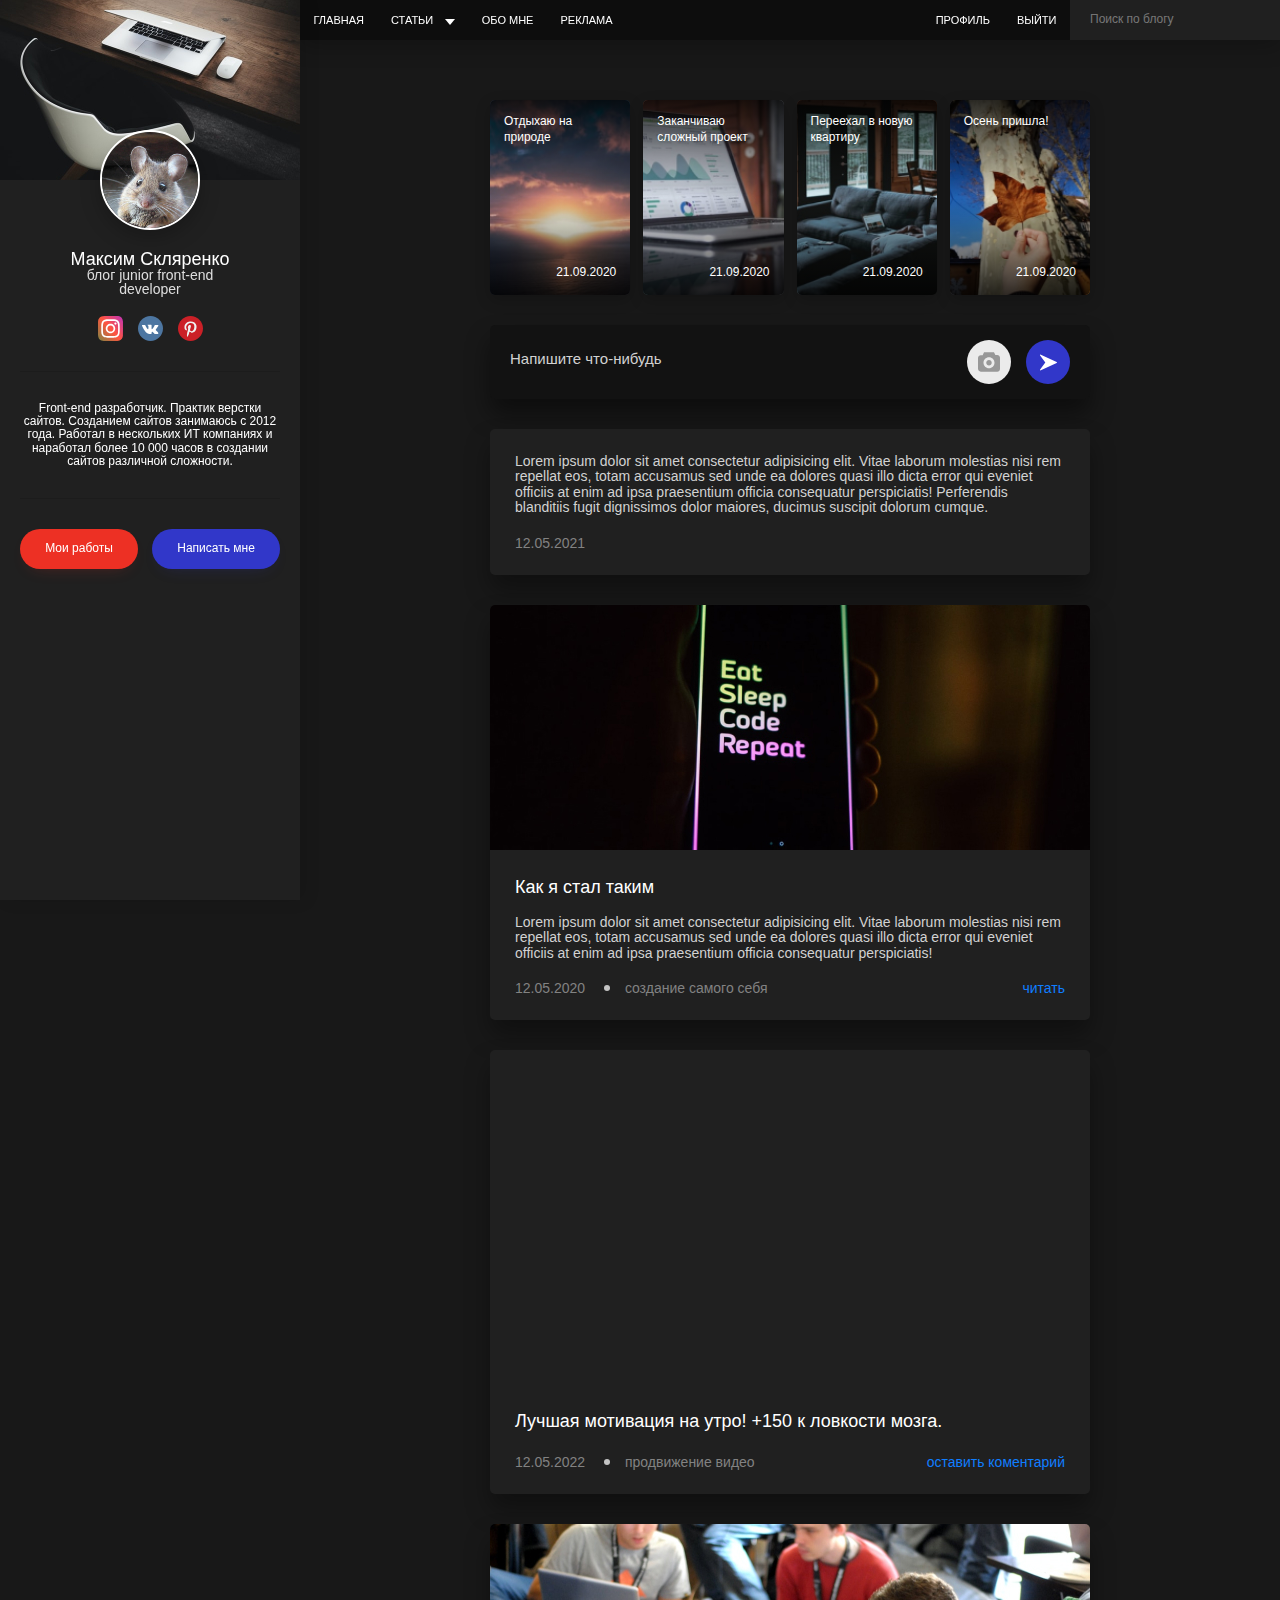
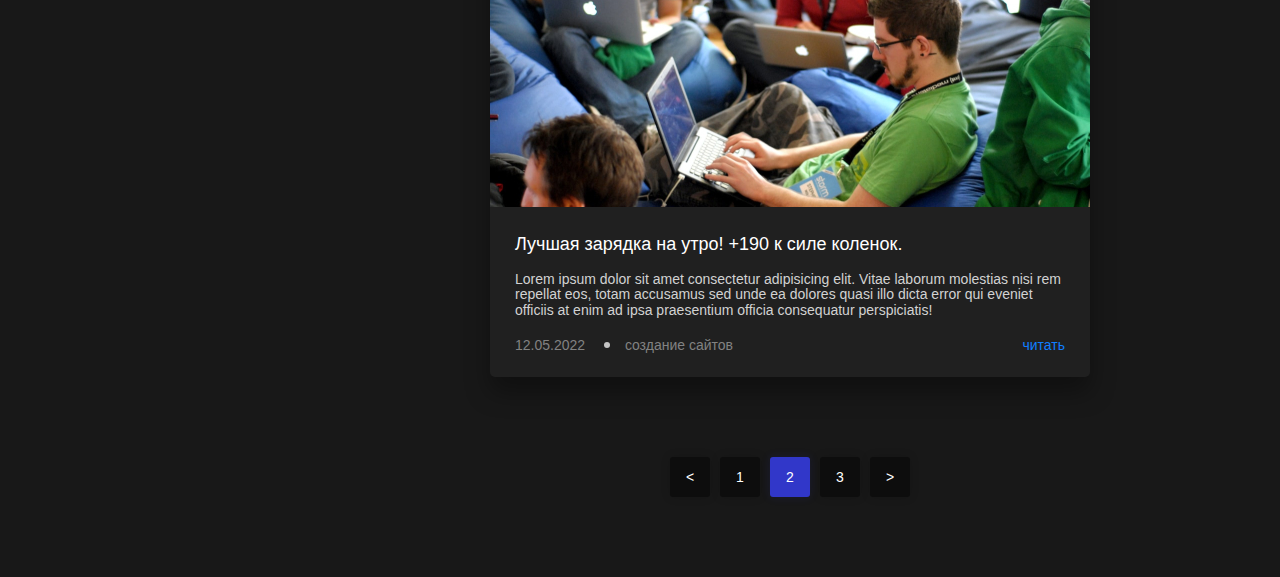
<file: index.html>
<!DOCTYPE html>
<html lang="ru">
<head>
    <meta charset="UTF-8">
    <link rel="stylesheet" href="assets/css/style.min.css">
    
    <!-- Useful meta tags -->
    <meta http-equiv="x-ua-compatible" content="ie=edge">
    <meta name="viewport" content="width=device-width, initial-scale=1, shrink-to-fit=no">
    <meta name="robots" content="index, follow">
    <meta name="google" content="notranslate">
    <meta name="format-detection" content="telephone=no">
    <meta name="description" content="Personal blog">
    <!-- Fav -->
    <link rel="apple-touch-icon" sizes="180x180" href="assets/images/favicons/apple-touch-icon.png">
    <link rel="icon" type="image/png" sizes="32x32" href="assets/images/favicons/favicon-32x32.png">
    <link rel="icon" type="image/png" sizes="16x16" href="assets/images/favicons/favicon-16x16.png">
    <link rel="manifest" href="assets/images/favicons/site.webmanifest">
    <meta name="msapplication-TileColor" content="#da532c">
    <meta name="theme-color" content="#ffffff">
    <!-- OG-marks -->
    <meta property="og:title" content="Personal blog"/>
    <meta property="og:type" content="article"/>
    <meta property="og:url" content="http://g93015hu.beget.tech/"/>
    <meta property="og:image" content="https://media.npr.org/assets/img/2021/04/15/rubymedina_custom-9c9bdfe709b5d4e47d21c86fdafdd2a45d166d79.jpeg"/>
    <meta property="og:description" content="Personal blog"/>
    <meta property="og:site_name" content="Personal blog"/>
    
    <title>Personal blog</title>
</head>
<body >

    <div class="page" id="page">
        <!-- Header -->
        <header class="header">
            <div class="header__left">
                <nav class="nav">
                    <ul class="nav__list">
                        <li class="nav__item">
                            <a class="nav__link" href="index.html">Главная</a>
                        </li>
                        <li class="nav__item">
                            <a class="nav__link  has-subnav" href="#">Статьи</a>
        
                            <ul class="subnav">
                                <li>
                                    <a class="subnav__link" href="#">Создание сайтов</a>
                                </li>
                                <li>
                                    <a class="subnav__link" href="#">Интернет-маркетинг</a>
                                </li>
                                <li>
                                    <a class="subnav__link" href="#">Продвижение видео</a>
                                </li>
                            </ul>
                        </li>
                        <li class="nav__item">
                            <a class="nav__link" href="post.html">Обо мне</a>
                        </li>
                        <li class="nav__item">
                            <a class="nav__link" href="text.html">Реклама</a>
                        </li>
                    </ul>
                </nav>
        
                <button class="burger active" type="button" id="sidebarToggle">
                    <span>Открыть навигацию</span>
                </button>
            </div>
        
            <div class="header__right">
                <nav class="nav">
                    <ul class="nav__list">
                        <li class="nav__item">
                            <a class="nav__link" href="profile.html">Профиль</a>
                        </li>
                        <li class="nav__item">
                            <a class="nav__link" href="signin.html">Выйти</a>
                        </li>
                    </ul>
                </nav>
        
                <form class="search" action="search.html" method="get">
                    <input class="search__input" type="text" placeholder="Поиск по блогу">
                </form>
            </div>
        </header>

        <!-- Sidebar -->
        <aside class="sidebar" id="sidebar">
            <div class="sidebar__header">
                <img src="assets/images/sidebar-header.jpg" alt="">
            </div>
            <div class="sidebar__content">
                <div class="profile">
                    <img class="profile__avatar" src="assets/images/prof-img.jpg" alt="Profile">
                    <div class="profile__header">
                        <div class="profile__name">Максим Скляренко</div>
                        <div class="profile__prof">блог junior front-end <br> developer</div>
                    </div>
                    <ul class="social">
                        <li class="social__item">
                            <a class="social__link" href="#" target="_blank">
                                <img src="assets/images/svg/instagram.svg" alt="Максим Скляренко instagram">
                            </a>
                        </li>
                        <li class="social__item">
                            <a class="social__link" href="#" target="_blank">
                                <img src="assets/images/svg/vk.svg" alt="Максим Скляренко vk">
                            </a>
                        </li>
                        <li class="social__item">
                            <a class="social__link" href="#" target="_blank">
                                <img src="assets/images/svg/pinterest.svg" alt="Максим Скляренко pinterest">
                            </a>
                        </li>
                    </ul>
                    <div class="profile__text">
                        <p>Front-end разработчик. Практик верстки сайтов. Созданием сайтов занимаюсь с 2012 года. Работал в нескольких ИТ компаниях и наработал более 10 000 часов в создании сайтов различной сложности.</p>
                    </div>
                </div><!-- /.profile -->
                <nav class="nav nav--mobile">
                    <ul class="nav__list">
                        <li class="nav__item">
                            <a class="nav__link" href="index.html">Главная</a>
                        </li>
                        <li class="nav__item">
                            <a class="nav__link  has-subnav" href="#">Статьи</a>
                            <ul class="subnav">
                                <li>
                                    <a class="subnav__link" href="#">Создание сайтов</a>
                                </li>
                                <li>
                                    <a class="subnav__link" href="#">Интернет-маркетинг</a>
                                </li>
                                <li>
                                    <a class="subnav__link" href="#">Продвижение видео</a>
                                </li>
                            </ul>
                        </li>
                        <li class="nav__item">
                            <a class="nav__link" href="text.html">Обо мне</a>
                        </li>
                        <li class="nav__item">
                            <a class="nav__link" href="works.html">Реклама</a>
                        </li>
                        <li class="nav__item">
                            <a class="nav__link" href="profile.html">Профиль</a>
                        </li>
                        <li class="nav__item">
                            <a class="nav__link" href="text.html">Выйти</a>
                        </li>
                    </ul>
                </nav>
            </div><!-- /.sidebar__content -->
            <div class="sidebar__footer">
                <a class="btn  btn--red" href="works.html">Мои работы</a>
                <button class="btn  btn--blue" type="button" data-modal="contact-modal">Написать мне</button>
            </div>
        </aside>

        <!-- Main -->
        <main class="main">
            <div class="container">
                
                <!-- Stories -->
                <div class="stories">
                    <div class="stories__item" data-modal="store-modal">
                        <img class="stories__preview" src="assets/images/stories/stories-1.jpg" alt="stories">
                        <div class="stories__title">Отдыхаю на природе</div>
                        <time class="stories__date" datetime="2020-09-21 19:21">21.09.2020</time>
                    </div>
                    <div class="stories__item">
                        <img class="stories__preview" src="assets/images/stories/stories-2.jpg" alt="stories">
                        <div class="stories__title">Заканчиваю сложный проект</div>
                        <time class="stories__date" datetime="2020-09-21 19:21">21.09.2020</time>
                    </div>
                    <div class="stories__item">
                        <img class="stories__preview" src="assets/images/stories/stories-3.jpg" alt="stories">
                        <div class="stories__title">Переехал в новую квартиру</div>
                        <time class="stories__date" datetime="2020-09-21 19:21">21.09.2020</time>
                    </div>
                    <div class="stories__item">
                        <img class="stories__preview" src="assets/images/stories/stories-4.jpg" alt="stories">
                        <div class="stories__title">Осень пришла!</div>
                        <time class="stories__date" datetime="2020-09-21 19:21">21.09.2020</time>
                    </div>
                </div><!-- /.stories -->
                <!-- Add post -->
                <div class="add-post">
                    <form class="add-post__form" action="#" method="post">
                        <textarea class="add-post__textarea" name="post-text" placeholder="Напишите что-нибудь" data-autoresize></textarea>
                        <div class="add-post__form-actions">
                            <label class="add-post__file" for="add-post-file">
                                <input type="file" id="add-post-file">
                            </label>
                            <button class="add-post__send" type="submit">Отправить</button>
                        </div>
                    </form>
                </div>
                <div class="post">
                    <div class="post__content">
                        <p class="post__description">Lorem ipsum dolor sit amet consectetur adipisicing elit. Vitae laborum molestias nisi rem repellat eos, totam accusamus sed unde ea dolores quasi illo dicta error qui eveniet officiis at enim ad ipsa praesentium officia consequatur perspiciatis! Perferendis blanditiis fugit dignissimos dolor maiores, ducimus suscipit dolorum cumque.</p>
                    </div>
                    <div class="post___footer">
                        <ul class="post__data">
                            <li class="post__data-item">
                                <time datetime ="2021-05-12 16:33">12.05.2021</time>
                            </li>
                        </ul>
                    </div>
                </div>
                <!-- /.post -->
                <article class="post">
                    <div class="post__header post__header--preview">
                        <a href="#">
                            <img class="post__preview" src="assets/images/post-header.jpg" alt="Как я стал таким?">
                        </a>
                    </div>
                    <div class="post__content">
                        <h2 class="post__title">
                            <a href="post.html">Как я стал таким</a>
                        </h2>
                        <p class="post__description">Lorem ipsum dolor sit amet consectetur adipisicing elit. Vitae laborum molestias nisi rem repellat eos, totam accusamus sed unde ea dolores quasi illo dicta error qui eveniet officiis at enim ad ipsa praesentium officia consequatur perspiciatis!</p>
                    </div>
                    <div class="post__footer">
                        <ul class="post__data">
                            <li class="post__data-item">
                                <time datetime = "2018-05-12 16:33">12.05.2020</time>
                            </li>
                            <li class="post__data-item">
                                <a href="#">cоздание самого себя</a>
                            </li>
                        </ul>
                        <a class="post__read" href="#">читать</a>
                    </div>
                </article>
                <!-- /.post -->
                <article class="post">
                    <div class="post__header">
                        <div class="embed">
                            <iframe width="560" height="315" src="https://www.youtube.com/embed/JGeDAth1M6Y" title="YouTube video player" allow="accelerometer; autoplay; clipboard-write; encrypted-media; gyroscope; picture-in-picture" allowfullscreen></iframe>
                        </div>
                    </div>
                    <div class="post__content">
                        <h2 class="post__title">
                            <a href="post.html">Лучшая мотивация на утро! +150 к ловкости мозга.</a>
                        </h2>
                    </div>
                    <div class="post__footer">
                        <ul class="post__data">
                            <li class="post__data-item">
                                <time datetime = "2021-05-12 16:33">12.05.2022</time>
                            </li>
                            <li class="post__data-item">
                                <a href="#">продвижение видео</a>
                            </li>
                        </ul>
                        <a class="post__read" href="#">оставить коментарий</a>
                    </div>
                </article>
                <!-- /.post -->
                <article class="post">
                    <div class="post__header post__header--preview">
                        <a href="#">
                            <img class="post__preview" src="assets/images/post-3.jpg" alt="Как писать код быстро и безболезненно?">
                        </a>
                    </div>
                    <div class="post__content">
                        <h2 class="post__title">
                            <a href="post.html">Лучшая зарядка на утро! +190 к силе коленок.</a>
                        </h2>
                        <p class="post__description">Lorem ipsum dolor sit amet consectetur adipisicing elit. Vitae laborum molestias nisi rem repellat eos, totam accusamus sed unde ea dolores quasi illo dicta error qui eveniet officiis at enim ad ipsa praesentium officia consequatur perspiciatis!</p>
                    </div>
                    <div class="post__footer">
                        <ul class="post__data">
                            <li class="post__data-item">
                                <time datetime = "2021-05-12 16:33">12.05.2022</time>
                            </li>
                            <li class="post__data-item">
                                <a href="post.html">cоздание сайтов</a>
                            </li>
                        </ul>
                        <a class="post__read" href="post.html">читать</a>
                    </div>
                </article>
                <!-- /.post -->
                <!-- Pagination -->
                <ul class="pagination">
                    <li class="pagination__item">
                        <a class="pagination__link" href="#">&lt;</a>
                    </li>
                    <li class="pagination__item">
                        <a class="pagination__link" href="#">1</a>
                    </li>
                    <li class="pagination__item">
                        <a class="pagination__link active" href="#">2</a>
                    </li>
                    <li class="pagination__item">
                        <a class="pagination__link" href="#">3</a>
                    </li>
                    <li class="pagination__item">
                        <a class="pagination__link" href="#">&gt;</a>
                    </li>
                </ul>
                
            </div>
        </main>
    </div>

    <div class="modal" id="store-modal">
        <div class="modal__content modal__content--store">
            <video class="modal__video" src="" poster=""></video>
        </div>
    </div>    
    <div class="modal" id="contact-modal">
        <div class="modal__content modal__content--contact">
            <button class="modal__close" type="button">
                <img src="assets/images/svg/close.svg" alt="">
            </button>
            <form action="#" method="POST" class="form ">
                <div class="form__group form__group--md">
                    <input type="text" placeholder="Ваше имя" class="form__control">
                    <span class="form__line"></span>
                </div>
                <div class="form__group form__group--md">
                    <input type="email" placeholder="Ваш email"  class="form__control">
                    <span class="form__line"></span>
                </div>
    
                <div class="form__group form__group--md">
                    <textarea class="form__control form__control--textarea" placeholder="Текст сообщения"></textarea>
                </div>
    
                <div class="form__footer">
                    <div class="form__group form__group--md">
                        <button class="btn btn--blue btn--rounded btn--sm">Отправить</button>
                    </div>
                </div>
            </form>
            <ul class="modal__footer">
               <li>
                   e-mail: <a href="mailto:tokyoghoul@Anteiko.ban">tokyoghoul@Anteiko.ban</a>
               </li>
               <li>
                   тел:<a href="tel:+38023285622">+380-232-856-22</a>
               </li>
            </ul>
        </div><!-- /.modal__content -->
    </div><!-- /.modal -->
    <div class="modal">
        <div class="modal__content  ">
            <button class="modal__close" type="button">
                <img src="/assets/images/svg/close.svg" alt="">
            </button> 
    
            <ul class="social">
                <li class="social__item">
                    <a class="social__link" href="#">
                        <img src="assets/images/svg/facebook.svg" alt="">
                    </a>
                </li>
    
                <li class="social__item">
                    <a class="social__link" href="#">
                        <img src="assets/images/svg/twitter.svg" alt="">
                    </a>
                </li>
                
                <li class="social__item">
                    <a class="social__link" href="#">
                        <img src="assets/images/svg/Vk1.svg" alt="">
                    </a>
                </li>
    
                <li class="social__item">
                    <a class="social__link" href="#">
                        <img src="assets/images/svg/file.svg" alt="">
                    </a>
                </li>
            </ul>
    
        </div><!-- /.modal__content -->
    </div><!-- /.modal -->


    <!-- JS -->
    <script src="assets/js/app.js"></script>
</body>
</html>
</file>
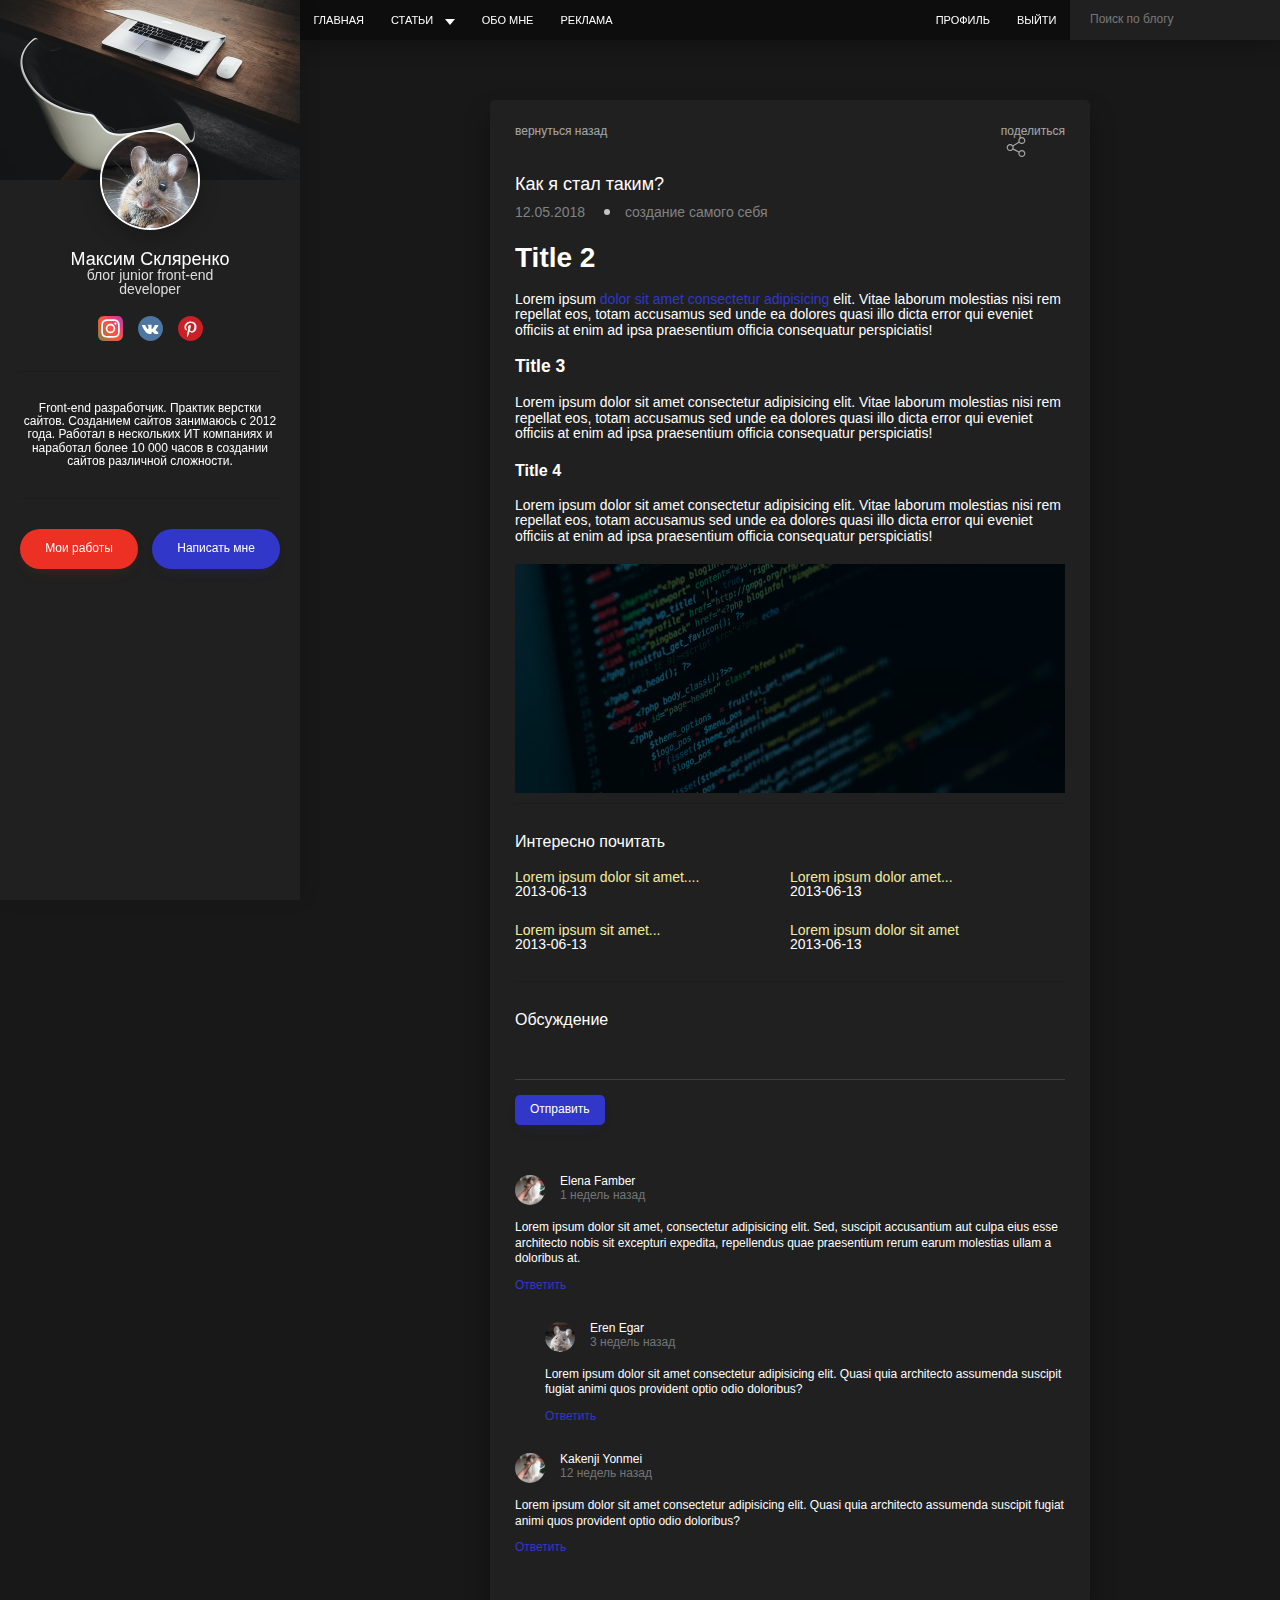
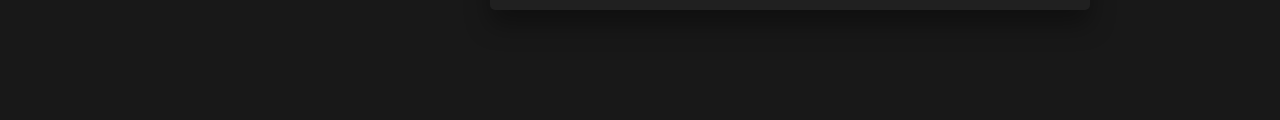
<file: post.html>
<!DOCTYPE html>
<html lang="ru">
<head>
    <meta charset="UTF-8">
    <link rel="stylesheet" href="assets/css/style.min.css">
    
    <!-- Useful meta tags -->
    <meta http-equiv="x-ua-compatible" content="ie=edge">
    <meta name="viewport" content="width=device-width, initial-scale=1, shrink-to-fit=no">
    <meta name="robots" content="index, follow">
    <meta name="google" content="notranslate">
    <meta name="format-detection" content="telephone=no">
    <meta name="description" content="Personal blog">
    <!-- Fav -->
    <link rel="apple-touch-icon" sizes="180x180" href="assets/images/favicons/apple-touch-icon.png">
    <link rel="icon" type="image/png" sizes="32x32" href="assets/images/favicons/favicon-32x32.png">
    <link rel="icon" type="image/png" sizes="16x16" href="assets/images/favicons/favicon-16x16.png">
    <link rel="manifest" href="assets/images/favicons/site.webmanifest">
    <meta name="msapplication-TileColor" content="#da532c">
    <meta name="theme-color" content="#ffffff">
    <!-- OG-marks -->
    <meta property="og:title" content="Personal blog"/>
    <meta property="og:type" content="article"/>
    <meta property="og:url" content="http://g93015hu.beget.tech/"/>
    <meta property="og:image" content="https://media.npr.org/assets/img/2021/04/15/rubymedina_custom-9c9bdfe709b5d4e47d21c86fdafdd2a45d166d79.jpeg"/>
    <meta property="og:description" content="Personal blog"/>
    <meta property="og:site_name" content="Personal blog"/>
    
    <title>Personal blog</title>
</head>
<body >

    <div class="page" id="page">
        <!-- Header -->
        <header class="header">
            <div class="header__left">
                <nav class="nav">
                    <ul class="nav__list">
                        <li class="nav__item">
                            <a class="nav__link" href="index.html">Главная</a>
                        </li>
                        <li class="nav__item">
                            <a class="nav__link  has-subnav" href="#">Статьи</a>
        
                            <ul class="subnav">
                                <li>
                                    <a class="subnav__link" href="#">Создание сайтов</a>
                                </li>
                                <li>
                                    <a class="subnav__link" href="#">Интернет-маркетинг</a>
                                </li>
                                <li>
                                    <a class="subnav__link" href="#">Продвижение видео</a>
                                </li>
                            </ul>
                        </li>
                        <li class="nav__item">
                            <a class="nav__link" href="post.html">Обо мне</a>
                        </li>
                        <li class="nav__item">
                            <a class="nav__link" href="text.html">Реклама</a>
                        </li>
                    </ul>
                </nav>
        
                <button class="burger active" type="button" id="sidebarToggle">
                    <span>Открыть навигацию</span>
                </button>
            </div>
        
            <div class="header__right">
                <nav class="nav">
                    <ul class="nav__list">
                        <li class="nav__item">
                            <a class="nav__link" href="profile.html">Профиль</a>
                        </li>
                        <li class="nav__item">
                            <a class="nav__link" href="signin.html">Выйти</a>
                        </li>
                    </ul>
                </nav>
        
                <form class="search" action="search.html" method="get">
                    <input class="search__input" type="text" placeholder="Поиск по блогу">
                </form>
            </div>
        </header>

        <!-- Sidebar -->
        <aside class="sidebar" id="sidebar">
            <div class="sidebar__header">
                <img src="assets/images/sidebar-header.jpg" alt="">
            </div>
            <div class="sidebar__content">
                <div class="profile">
                    <img class="profile__avatar" src="assets/images/prof-img.jpg" alt="Profile">
                    <div class="profile__header">
                        <div class="profile__name">Максим Скляренко</div>
                        <div class="profile__prof">блог junior front-end <br> developer</div>
                    </div>
                    <ul class="social">
                        <li class="social__item">
                            <a class="social__link" href="#" target="_blank">
                                <img src="assets/images/svg/instagram.svg" alt="Максим Скляренко instagram">
                            </a>
                        </li>
                        <li class="social__item">
                            <a class="social__link" href="#" target="_blank">
                                <img src="assets/images/svg/vk.svg" alt="Максим Скляренко vk">
                            </a>
                        </li>
                        <li class="social__item">
                            <a class="social__link" href="#" target="_blank">
                                <img src="assets/images/svg/pinterest.svg" alt="Максим Скляренко pinterest">
                            </a>
                        </li>
                    </ul>
                    <div class="profile__text">
                        <p>Front-end разработчик. Практик верстки сайтов. Созданием сайтов занимаюсь с 2012 года. Работал в нескольких ИТ компаниях и наработал более 10 000 часов в создании сайтов различной сложности.</p>
                    </div>
                </div><!-- /.profile -->
                <nav class="nav nav--mobile">
                    <ul class="nav__list">
                        <li class="nav__item">
                            <a class="nav__link" href="index.html">Главная</a>
                        </li>
                        <li class="nav__item">
                            <a class="nav__link  has-subnav" href="#">Статьи</a>
                            <ul class="subnav">
                                <li>
                                    <a class="subnav__link" href="#">Создание сайтов</a>
                                </li>
                                <li>
                                    <a class="subnav__link" href="#">Интернет-маркетинг</a>
                                </li>
                                <li>
                                    <a class="subnav__link" href="#">Продвижение видео</a>
                                </li>
                            </ul>
                        </li>
                        <li class="nav__item">
                            <a class="nav__link" href="text.html">Обо мне</a>
                        </li>
                        <li class="nav__item">
                            <a class="nav__link" href="works.html">Реклама</a>
                        </li>
                        <li class="nav__item">
                            <a class="nav__link" href="profile.html">Профиль</a>
                        </li>
                        <li class="nav__item">
                            <a class="nav__link" href="text.html">Выйти</a>
                        </li>
                    </ul>
                </nav>
            </div><!-- /.sidebar__content -->
            <div class="sidebar__footer">
                <a class="btn  btn--red" href="works.html">Мои работы</a>
                <button class="btn  btn--blue" type="button" data-modal="contact-modal">Написать мне</button>
            </div>
        </aside>

        <!-- Main -->
        <main class="main">
            <div class="container">
                
                <article class="post">
                    <div class="post__actions">
                        <a href="index.html">вернуться назад</a>
                        <a href="#">поделиться<img class="post__actions-icon" src="assets/images/svg/share.svg" alt="Поделиться">
                        </a>
                    </div>
                    <div class="post__header post__header--open">
                        <h1 class="post__title post__title--open">
                            Как я стал таким?
                        </h1>
                        <ul class="post__data">
                            <li class="post__data-item">
                                <time datetime = "2018-05-12 16:33">12.05.2018</time>
                            </li>
                            <li class="post__data-item">
                                <a href="#">cоздание самого себя</a>
                            </li>
                        </ul>
                    </div>
                    <div class="post__content">
                        <div class="post__text">
                            <h2>Title 2</h2>
                            <p>Lorem ipsum  <a href="#">dolor sit amet consectetur adipisicing</a> elit. Vitae laborum molestias nisi rem repellat eos, totam accusamus sed unde ea dolores quasi illo dicta error qui eveniet officiis at enim ad ipsa praesentium officia consequatur perspiciatis!</p>
                            <h3>Title 3</h3>
                            <p>Lorem ipsum dolor sit amet consectetur adipisicing elit. Vitae laborum molestias nisi rem repellat eos, totam accusamus sed unde ea dolores quasi illo dicta error qui eveniet officiis at enim ad ipsa praesentium officia consequatur perspiciatis!</p>
                            <h4>Title 4</h4>
                            <p>Lorem ipsum dolor sit amet consectetur adipisicing elit. Vitae laborum molestias nisi rem repellat eos, totam accusamus sed unde ea dolores quasi illo dicta error qui eveniet officiis at enim ad ipsa praesentium officia consequatur perspiciatis!</p>
                            <img class="post__img" src="assets/images/image.jpg" alt="">
                        </div>
                        <!-- /.post__text -->
                        <div class="related">
                            <h3 class="post__subtitle">Интересно почитать</h3>
                            <ul class="related__list">
                                <li class="related__list-item">
                                    <h4 class="related__list-title">
                                       <a href="#"> Lorem ipsum dolor sit amet....</a>
                                    </h4>
                                    <time class="realted__list-date" datetime="2013-06-13">2013-06-13</time>
                                </li>
                                <li class="related__list-item">
                                    <h4 class="related__list-title">
                                       <a href="#"> Lorem ipsum dolor amet...</a>
                                    </h4>
                                    <time class="realted__list-date" datetime="2013-06-13">2013-06-13</time>
                                </li>
                                <li class="related__list-item">
                                    <h4 class="related__list-title">
                                       <a href="#"> Lorem ipsum sit amet...</a>
                                    </h4>
                                    <time class="realted__list-date" datetime="2013-06-13">2013-06-13</time>
                                </li>
                                <li class="related__list-item">
                                    <h4 class="related__list-title">
                                       <a href="#"> Lorem ipsum dolor sit amet</a>
                                    </h4>
                                    <time class="related__list-date" datetime="2013-06-13">2013-06-13</time>
                                </li>
                            </ul>
                        </div>
                        <!-- /.related -->
                        <h3 class="post__subtitle">Обсуждение</h3>
                        <form action="#" method="post" translate="no">
                            <div class="form__group">
                                <textarea class="form__control form__control--textarea" name="comment-text" placeholder="Текст комментария" data-autoresize>
                                </textarea>
                                <span class="form__line"></span>
                            </div>
                            <button class="btn btn--blue btn--rounded btn--sm"  type="submit">Отправить</button>
                        </form>
                        <ul class="comments">
                            <li class="comments__item">
                                <div class="comments__header">
                                    <img class="comments__avatar" src="assets/images/avatar.jpg" alt="Avatar">
                                    <div class="comments__author">
                                        <div class="comments__name">Elena Famber</div>
                                        <time class="comments__pubdate" datetime="2020-12-12  21:21"> 1 недель назад</time>
                                    </div>
                                </div>
                                <div class="comments__text">
                                    Lorem ipsum dolor sit amet, consectetur adipisicing elit. Sed, suscipit accusantium aut culpa eius esse architecto nobis sit excepturi expedita, repellendus quae praesentium rerum earum molestias ullam a doloribus at.
                                </div>
                                <button class="comments__reply" type="button">Ответить</button>
                                <ul class="comments">
                                    <li class="comments__item">
                                        <div class="comments__header">
                                            <img class="comments__avatar" src="assets/images/prof-img.jpg" alt="Avatar">
                
                                            <div class="comments__author">
                                                <div class="comments__name">Eren Egar</div>
                                                <time class="comments__pubdate" datetime="2020-12-12  21:21"> 3 недель назад</time>
                                            </div>
                                        </div>
                                        <div class="comments__text">
                                            Lorem ipsum dolor sit amet consectetur adipisicing elit. Quasi quia architecto assumenda suscipit fugiat animi quos provident optio odio doloribus?
                                        </div>
                                        <button class="comments__reply" type="button">Ответить</button>
                                    </li>
                                </ul>
                            </li>
                            <li class="comments__item">
                                <div class="comments__header">
                                    <img class="comments__avatar" src="assets/images/avatar.jpg" alt="Avatar">
                
                                    <div class="comments__author">
                                        <div class="comments__name">Kakenji Yonmei</div>
                                        <time class="comments__pubdate" datetime="2020-12-12  21:21">12 недель назад</time>
                                    </div>
                                </div>
                                <div class="comments__text">
                                    Lorem ipsum dolor sit amet consectetur adipisicing elit. Quasi quia architecto assumenda suscipit fugiat animi quos provident optio odio doloribus?
                                </div>
                                <button class="comments__reply" type="button">Ответить</button>
                            </li>
                        </ul>
                    </div><!-- /.post__content -->
                </article>
                <!-- /.post -->
            </div>
        </main>
    </div>

    <div class="modal" id="store-modal">
        <div class="modal__content modal__content--store">
            <video class="modal__video" src="" poster=""></video>
        </div>
    </div>    
    <div class="modal" id="contact-modal">
        <div class="modal__content modal__content--contact">
            <button class="modal__close" type="button">
                <img src="assets/images/svg/close.svg" alt="">
            </button>
            <form action="#" method="POST" class="form ">
                <div class="form__group form__group--md">
                    <input type="text" placeholder="Ваше имя" class="form__control">
                    <span class="form__line"></span>
                </div>
                <div class="form__group form__group--md">
                    <input type="email" placeholder="Ваш email"  class="form__control">
                    <span class="form__line"></span>
                </div>
    
                <div class="form__group form__group--md">
                    <textarea class="form__control form__control--textarea" placeholder="Текст сообщения"></textarea>
                </div>
    
                <div class="form__footer">
                    <div class="form__group form__group--md">
                        <button class="btn btn--blue btn--rounded btn--sm">Отправить</button>
                    </div>
                </div>
            </form>
            <ul class="modal__footer">
               <li>
                   e-mail: <a href="mailto:tokyoghoul@Anteiko.ban">tokyoghoul@Anteiko.ban</a>
               </li>
               <li>
                   тел:<a href="tel:+38023285622">+380-232-856-22</a>
               </li>
            </ul>
        </div><!-- /.modal__content -->
    </div><!-- /.modal -->
    <div class="modal">
        <div class="modal__content  ">
            <button class="modal__close" type="button">
                <img src="/assets/images/svg/close.svg" alt="">
            </button> 
    
            <ul class="social">
                <li class="social__item">
                    <a class="social__link" href="#">
                        <img src="assets/images/svg/facebook.svg" alt="">
                    </a>
                </li>
    
                <li class="social__item">
                    <a class="social__link" href="#">
                        <img src="assets/images/svg/twitter.svg" alt="">
                    </a>
                </li>
                
                <li class="social__item">
                    <a class="social__link" href="#">
                        <img src="assets/images/svg/Vk1.svg" alt="">
                    </a>
                </li>
    
                <li class="social__item">
                    <a class="social__link" href="#">
                        <img src="assets/images/svg/file.svg" alt="">
                    </a>
                </li>
            </ul>
    
        </div><!-- /.modal__content -->
    </div><!-- /.modal -->


    <!-- JS -->
    <script src="assets/js/app.js"></script>
</body>
</html>
</file>
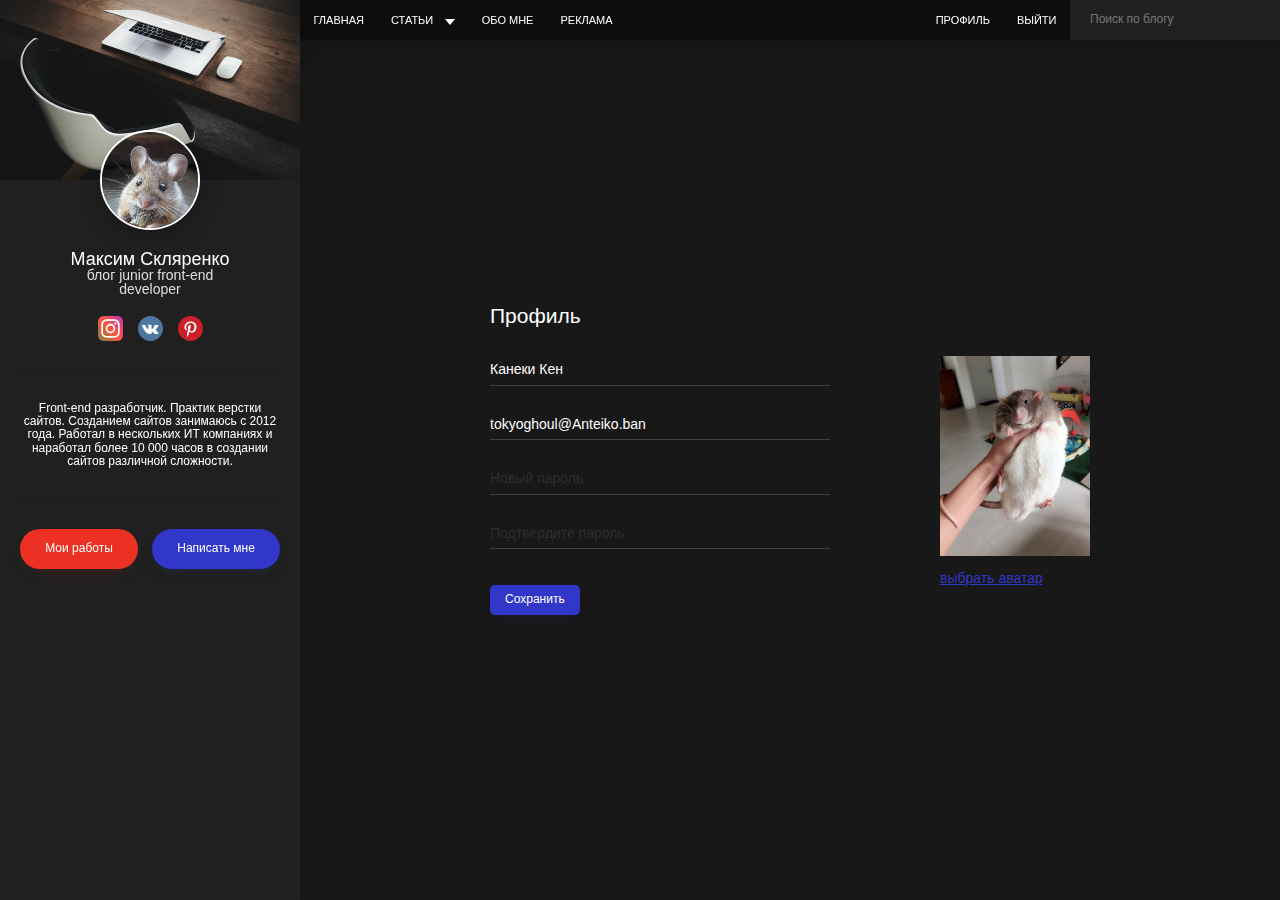
<file: profile.html>
<!DOCTYPE html>
<html lang="ru">
<head>
    <meta charset="UTF-8">
    <link rel="stylesheet" href="assets/css/style.min.css">
    
    <!-- Useful meta tags -->
    <meta http-equiv="x-ua-compatible" content="ie=edge">
    <meta name="viewport" content="width=device-width, initial-scale=1, shrink-to-fit=no">
    <meta name="robots" content="index, follow">
    <meta name="google" content="notranslate">
    <meta name="format-detection" content="telephone=no">
    <meta name="description" content="Personal blog">
    <!-- Fav -->
    <link rel="apple-touch-icon" sizes="180x180" href="assets/images/favicons/apple-touch-icon.png">
    <link rel="icon" type="image/png" sizes="32x32" href="assets/images/favicons/favicon-32x32.png">
    <link rel="icon" type="image/png" sizes="16x16" href="assets/images/favicons/favicon-16x16.png">
    <link rel="manifest" href="assets/images/favicons/site.webmanifest">
    <meta name="msapplication-TileColor" content="#da532c">
    <meta name="theme-color" content="#ffffff">
    <!-- OG-marks -->
    <meta property="og:title" content="Personal blog"/>
    <meta property="og:type" content="article"/>
    <meta property="og:url" content="http://g93015hu.beget.tech/"/>
    <meta property="og:image" content="https://media.npr.org/assets/img/2021/04/15/rubymedina_custom-9c9bdfe709b5d4e47d21c86fdafdd2a45d166d79.jpeg"/>
    <meta property="og:description" content="Personal blog"/>
    <meta property="og:site_name" content="Personal blog"/>
    
    <title>Personal blog</title>
</head>
<body >

    <div class="page" id="page">
        <!-- Header -->
        <header class="header">
            <div class="header__left">
                <nav class="nav">
                    <ul class="nav__list">
                        <li class="nav__item">
                            <a class="nav__link" href="index.html">Главная</a>
                        </li>
                        <li class="nav__item">
                            <a class="nav__link  has-subnav" href="#">Статьи</a>
        
                            <ul class="subnav">
                                <li>
                                    <a class="subnav__link" href="#">Создание сайтов</a>
                                </li>
                                <li>
                                    <a class="subnav__link" href="#">Интернет-маркетинг</a>
                                </li>
                                <li>
                                    <a class="subnav__link" href="#">Продвижение видео</a>
                                </li>
                            </ul>
                        </li>
                        <li class="nav__item">
                            <a class="nav__link" href="post.html">Обо мне</a>
                        </li>
                        <li class="nav__item">
                            <a class="nav__link" href="text.html">Реклама</a>
                        </li>
                    </ul>
                </nav>
        
                <button class="burger active" type="button" id="sidebarToggle">
                    <span>Открыть навигацию</span>
                </button>
            </div>
        
            <div class="header__right">
                <nav class="nav">
                    <ul class="nav__list">
                        <li class="nav__item">
                            <a class="nav__link" href="profile.html">Профиль</a>
                        </li>
                        <li class="nav__item">
                            <a class="nav__link" href="signin.html">Выйти</a>
                        </li>
                    </ul>
                </nav>
        
                <form class="search" action="search.html" method="get">
                    <input class="search__input" type="text" placeholder="Поиск по блогу">
                </form>
            </div>
        </header>

        <!-- Sidebar -->
        <aside class="sidebar" id="sidebar">
            <div class="sidebar__header">
                <img src="assets/images/sidebar-header.jpg" alt="">
            </div>
            <div class="sidebar__content">
                <div class="profile">
                    <img class="profile__avatar" src="assets/images/prof-img.jpg" alt="Profile">
                    <div class="profile__header">
                        <div class="profile__name">Максим Скляренко</div>
                        <div class="profile__prof">блог junior front-end <br> developer</div>
                    </div>
                    <ul class="social">
                        <li class="social__item">
                            <a class="social__link" href="#" target="_blank">
                                <img src="assets/images/svg/instagram.svg" alt="Максим Скляренко instagram">
                            </a>
                        </li>
                        <li class="social__item">
                            <a class="social__link" href="#" target="_blank">
                                <img src="assets/images/svg/vk.svg" alt="Максим Скляренко vk">
                            </a>
                        </li>
                        <li class="social__item">
                            <a class="social__link" href="#" target="_blank">
                                <img src="assets/images/svg/pinterest.svg" alt="Максим Скляренко pinterest">
                            </a>
                        </li>
                    </ul>
                    <div class="profile__text">
                        <p>Front-end разработчик. Практик верстки сайтов. Созданием сайтов занимаюсь с 2012 года. Работал в нескольких ИТ компаниях и наработал более 10 000 часов в создании сайтов различной сложности.</p>
                    </div>
                </div><!-- /.profile -->
                <nav class="nav nav--mobile">
                    <ul class="nav__list">
                        <li class="nav__item">
                            <a class="nav__link" href="index.html">Главная</a>
                        </li>
                        <li class="nav__item">
                            <a class="nav__link  has-subnav" href="#">Статьи</a>
                            <ul class="subnav">
                                <li>
                                    <a class="subnav__link" href="#">Создание сайтов</a>
                                </li>
                                <li>
                                    <a class="subnav__link" href="#">Интернет-маркетинг</a>
                                </li>
                                <li>
                                    <a class="subnav__link" href="#">Продвижение видео</a>
                                </li>
                            </ul>
                        </li>
                        <li class="nav__item">
                            <a class="nav__link" href="text.html">Обо мне</a>
                        </li>
                        <li class="nav__item">
                            <a class="nav__link" href="works.html">Реклама</a>
                        </li>
                        <li class="nav__item">
                            <a class="nav__link" href="profile.html">Профиль</a>
                        </li>
                        <li class="nav__item">
                            <a class="nav__link" href="text.html">Выйти</a>
                        </li>
                    </ul>
                </nav>
            </div><!-- /.sidebar__content -->
            <div class="sidebar__footer">
                <a class="btn  btn--red" href="works.html">Мои работы</a>
                <button class="btn  btn--blue" type="button" data-modal="contact-modal">Написать мне</button>
            </div>
        </aside>

        <!-- Main -->
        <main class="main">
            <div class="container">
                
                <h1 class="page__title">Профиль</h1>
                <form action="#" method="POST" class="form">
                    <div class="cabinet">
                        <div class="cabinet__form">
                            <div class="form__group form__group--md">
                                <input type="text" placeholder="Ваше имя" value="Канеки Кен" class="form__control">
                                <span class="form__line"></span>
                            </div>
                            <div class="form__group form__group--md">
                                <input type="email" placeholder="Ваш email" value="tokyoghoul@Anteiko.ban" class="form__control">
                                <span class="form__line"></span>
                            </div>
                            <div class="form__group form__group--md">
                                <input type="password" placeholder="Новый пароль"  class="form__control">
                                <span class="form__line"></span>
                            </div>
                            <div class="form__group form__group--md">
                                <input type="password" placeholder="Подтвердите пароль"  class="form__control">
                                <span class="form__line"></span>
                            </div>
                        </div>
                        <div class="cabinet__avatar">
                            <img src="assets/images/avatar.jpg" width="150px" height="auto" alt="Avatar">
                            <label class="cabinet__file">
                                <input type="file">
                                выбрать аватар
                            </label>
                        </div>
                    </div>
                    <div class="form__footer">
                        <button class="btn btn--blue btn--rounded btn--sm">Сохранить</button>
                    </div>
                </form>
            </div>
        </main>
    </div>

    <div class="modal" id="store-modal">
        <div class="modal__content modal__content--store">
            <video class="modal__video" src="" poster=""></video>
        </div>
    </div>    
    <div class="modal" id="contact-modal">
        <div class="modal__content modal__content--contact">
            <button class="modal__close" type="button">
                <img src="assets/images/svg/close.svg" alt="">
            </button>
            <form action="#" method="POST" class="form ">
                <div class="form__group form__group--md">
                    <input type="text" placeholder="Ваше имя" class="form__control">
                    <span class="form__line"></span>
                </div>
                <div class="form__group form__group--md">
                    <input type="email" placeholder="Ваш email"  class="form__control">
                    <span class="form__line"></span>
                </div>
    
                <div class="form__group form__group--md">
                    <textarea class="form__control form__control--textarea" placeholder="Текст сообщения"></textarea>
                </div>
    
                <div class="form__footer">
                    <div class="form__group form__group--md">
                        <button class="btn btn--blue btn--rounded btn--sm">Отправить</button>
                    </div>
                </div>
            </form>
            <ul class="modal__footer">
               <li>
                   e-mail: <a href="mailto:tokyoghoul@Anteiko.ban">tokyoghoul@Anteiko.ban</a>
               </li>
               <li>
                   тел:<a href="tel:+38023285622">+380-232-856-22</a>
               </li>
            </ul>
        </div><!-- /.modal__content -->
    </div><!-- /.modal -->
    <div class="modal">
        <div class="modal__content  ">
            <button class="modal__close" type="button">
                <img src="/assets/images/svg/close.svg" alt="">
            </button> 
    
            <ul class="social">
                <li class="social__item">
                    <a class="social__link" href="#">
                        <img src="assets/images/svg/facebook.svg" alt="">
                    </a>
                </li>
    
                <li class="social__item">
                    <a class="social__link" href="#">
                        <img src="assets/images/svg/twitter.svg" alt="">
                    </a>
                </li>
                
                <li class="social__item">
                    <a class="social__link" href="#">
                        <img src="assets/images/svg/Vk1.svg" alt="">
                    </a>
                </li>
    
                <li class="social__item">
                    <a class="social__link" href="#">
                        <img src="assets/images/svg/file.svg" alt="">
                    </a>
                </li>
            </ul>
    
        </div><!-- /.modal__content -->
    </div><!-- /.modal -->


    <!-- JS -->
    <script src="assets/js/app.js"></script>
</body>
</html>
</file>
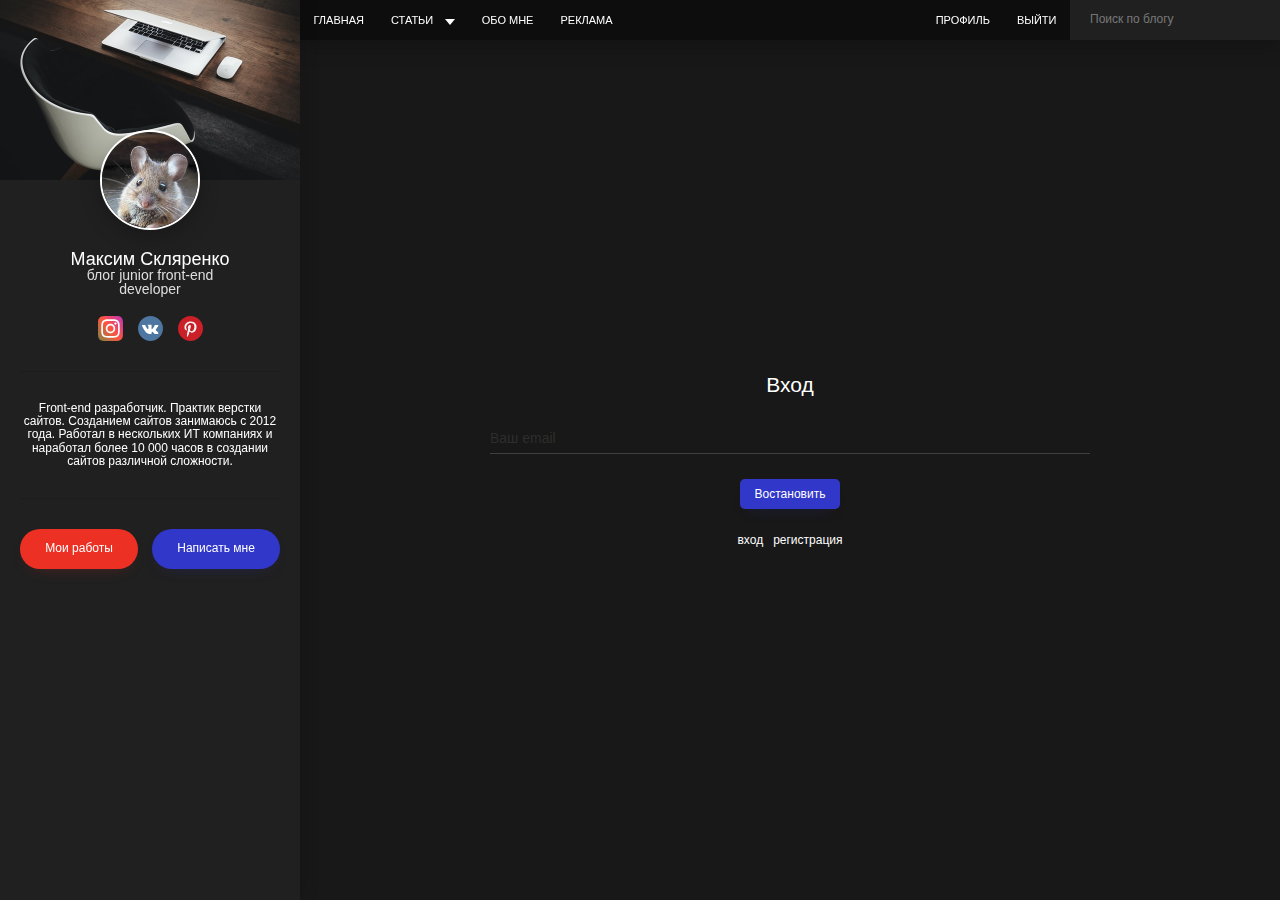
<file: reset.html>
<!DOCTYPE html>
<html lang="ru">
<head>
    <meta charset="UTF-8">
    <link rel="stylesheet" href="assets/css/style.min.css">
    
    <!-- Useful meta tags -->
    <meta http-equiv="x-ua-compatible" content="ie=edge">
    <meta name="viewport" content="width=device-width, initial-scale=1, shrink-to-fit=no">
    <meta name="robots" content="index, follow">
    <meta name="google" content="notranslate">
    <meta name="format-detection" content="telephone=no">
    <meta name="description" content="Personal blog">
    <!-- Fav -->
    <link rel="apple-touch-icon" sizes="180x180" href="assets/images/favicons/apple-touch-icon.png">
    <link rel="icon" type="image/png" sizes="32x32" href="assets/images/favicons/favicon-32x32.png">
    <link rel="icon" type="image/png" sizes="16x16" href="assets/images/favicons/favicon-16x16.png">
    <link rel="manifest" href="assets/images/favicons/site.webmanifest">
    <meta name="msapplication-TileColor" content="#da532c">
    <meta name="theme-color" content="#ffffff">
    <!-- OG-marks -->
    <meta property="og:title" content="Personal blog"/>
    <meta property="og:type" content="article"/>
    <meta property="og:url" content="http://g93015hu.beget.tech/"/>
    <meta property="og:image" content="https://media.npr.org/assets/img/2021/04/15/rubymedina_custom-9c9bdfe709b5d4e47d21c86fdafdd2a45d166d79.jpeg"/>
    <meta property="og:description" content="Personal blog"/>
    <meta property="og:site_name" content="Personal blog"/>
    
    <title>Personal blog</title>
</head>
<body >

    <div class="page" id="page">
        <!-- Header -->
        <header class="header">
            <div class="header__left">
                <nav class="nav">
                    <ul class="nav__list">
                        <li class="nav__item">
                            <a class="nav__link" href="index.html">Главная</a>
                        </li>
                        <li class="nav__item">
                            <a class="nav__link  has-subnav" href="#">Статьи</a>
        
                            <ul class="subnav">
                                <li>
                                    <a class="subnav__link" href="#">Создание сайтов</a>
                                </li>
                                <li>
                                    <a class="subnav__link" href="#">Интернет-маркетинг</a>
                                </li>
                                <li>
                                    <a class="subnav__link" href="#">Продвижение видео</a>
                                </li>
                            </ul>
                        </li>
                        <li class="nav__item">
                            <a class="nav__link" href="post.html">Обо мне</a>
                        </li>
                        <li class="nav__item">
                            <a class="nav__link" href="text.html">Реклама</a>
                        </li>
                    </ul>
                </nav>
        
                <button class="burger active" type="button" id="sidebarToggle">
                    <span>Открыть навигацию</span>
                </button>
            </div>
        
            <div class="header__right">
                <nav class="nav">
                    <ul class="nav__list">
                        <li class="nav__item">
                            <a class="nav__link" href="profile.html">Профиль</a>
                        </li>
                        <li class="nav__item">
                            <a class="nav__link" href="signin.html">Выйти</a>
                        </li>
                    </ul>
                </nav>
        
                <form class="search" action="search.html" method="get">
                    <input class="search__input" type="text" placeholder="Поиск по блогу">
                </form>
            </div>
        </header>

        <!-- Sidebar -->
        <aside class="sidebar" id="sidebar">
            <div class="sidebar__header">
                <img src="assets/images/sidebar-header.jpg" alt="">
            </div>
            <div class="sidebar__content">
                <div class="profile">
                    <img class="profile__avatar" src="assets/images/prof-img.jpg" alt="Profile">
                    <div class="profile__header">
                        <div class="profile__name">Максим Скляренко</div>
                        <div class="profile__prof">блог junior front-end <br> developer</div>
                    </div>
                    <ul class="social">
                        <li class="social__item">
                            <a class="social__link" href="#" target="_blank">
                                <img src="assets/images/svg/instagram.svg" alt="Максим Скляренко instagram">
                            </a>
                        </li>
                        <li class="social__item">
                            <a class="social__link" href="#" target="_blank">
                                <img src="assets/images/svg/vk.svg" alt="Максим Скляренко vk">
                            </a>
                        </li>
                        <li class="social__item">
                            <a class="social__link" href="#" target="_blank">
                                <img src="assets/images/svg/pinterest.svg" alt="Максим Скляренко pinterest">
                            </a>
                        </li>
                    </ul>
                    <div class="profile__text">
                        <p>Front-end разработчик. Практик верстки сайтов. Созданием сайтов занимаюсь с 2012 года. Работал в нескольких ИТ компаниях и наработал более 10 000 часов в создании сайтов различной сложности.</p>
                    </div>
                </div><!-- /.profile -->
                <nav class="nav nav--mobile">
                    <ul class="nav__list">
                        <li class="nav__item">
                            <a class="nav__link" href="index.html">Главная</a>
                        </li>
                        <li class="nav__item">
                            <a class="nav__link  has-subnav" href="#">Статьи</a>
                            <ul class="subnav">
                                <li>
                                    <a class="subnav__link" href="#">Создание сайтов</a>
                                </li>
                                <li>
                                    <a class="subnav__link" href="#">Интернет-маркетинг</a>
                                </li>
                                <li>
                                    <a class="subnav__link" href="#">Продвижение видео</a>
                                </li>
                            </ul>
                        </li>
                        <li class="nav__item">
                            <a class="nav__link" href="text.html">Обо мне</a>
                        </li>
                        <li class="nav__item">
                            <a class="nav__link" href="works.html">Реклама</a>
                        </li>
                        <li class="nav__item">
                            <a class="nav__link" href="profile.html">Профиль</a>
                        </li>
                        <li class="nav__item">
                            <a class="nav__link" href="text.html">Выйти</a>
                        </li>
                    </ul>
                </nav>
            </div><!-- /.sidebar__content -->
            <div class="sidebar__footer">
                <a class="btn  btn--red" href="works.html">Мои работы</a>
                <button class="btn  btn--blue" type="button" data-modal="contact-modal">Написать мне</button>
            </div>
        </aside>

        <!-- Main -->
        <main class="main">
            <div class="container">
                
                <h1 class="page__title page__title--center">Вход</h1>
                <form action="#" method="POST" class="form form--auth">
                    <div class="form__group form__group--md">
                        <input type="email" placeholder="Ваш email"  class="form__control">
                        <span class="form__line"></span>
                    </div>
                    <div class="form__footer form__footer--center">
                        <div class="form__group form__group--md">
                            <button class="btn btn--blue btn--rounded btn--sm">Востановить</button>
                        </div>
                        <ul class="form__footer-list">
                            <li>
                                <a href="signup.html">вход</a>
                            </li>
                            <li>
                                <a href="signin.html">регистрация</a>
                            </li>
                        </ul>
                    </div>
                </form>
            </div>
        </main>
    </div>

    <div class="modal" id="store-modal">
        <div class="modal__content modal__content--store">
            <video class="modal__video" src="" poster=""></video>
        </div>
    </div>    
    <div class="modal" id="contact-modal">
        <div class="modal__content modal__content--contact">
            <button class="modal__close" type="button">
                <img src="assets/images/svg/close.svg" alt="">
            </button>
            <form action="#" method="POST" class="form ">
                <div class="form__group form__group--md">
                    <input type="text" placeholder="Ваше имя" class="form__control">
                    <span class="form__line"></span>
                </div>
                <div class="form__group form__group--md">
                    <input type="email" placeholder="Ваш email"  class="form__control">
                    <span class="form__line"></span>
                </div>
    
                <div class="form__group form__group--md">
                    <textarea class="form__control form__control--textarea" placeholder="Текст сообщения"></textarea>
                </div>
    
                <div class="form__footer">
                    <div class="form__group form__group--md">
                        <button class="btn btn--blue btn--rounded btn--sm">Отправить</button>
                    </div>
                </div>
            </form>
            <ul class="modal__footer">
               <li>
                   e-mail: <a href="mailto:tokyoghoul@Anteiko.ban">tokyoghoul@Anteiko.ban</a>
               </li>
               <li>
                   тел:<a href="tel:+38023285622">+380-232-856-22</a>
               </li>
            </ul>
        </div><!-- /.modal__content -->
    </div><!-- /.modal -->
    <div class="modal">
        <div class="modal__content  ">
            <button class="modal__close" type="button">
                <img src="/assets/images/svg/close.svg" alt="">
            </button> 
    
            <ul class="social">
                <li class="social__item">
                    <a class="social__link" href="#">
                        <img src="assets/images/svg/facebook.svg" alt="">
                    </a>
                </li>
    
                <li class="social__item">
                    <a class="social__link" href="#">
                        <img src="assets/images/svg/twitter.svg" alt="">
                    </a>
                </li>
                
                <li class="social__item">
                    <a class="social__link" href="#">
                        <img src="assets/images/svg/Vk1.svg" alt="">
                    </a>
                </li>
    
                <li class="social__item">
                    <a class="social__link" href="#">
                        <img src="assets/images/svg/file.svg" alt="">
                    </a>
                </li>
            </ul>
    
        </div><!-- /.modal__content -->
    </div><!-- /.modal -->


    <!-- JS -->
    <script src="assets/js/app.js"></script>
</body>
</html>
</file>
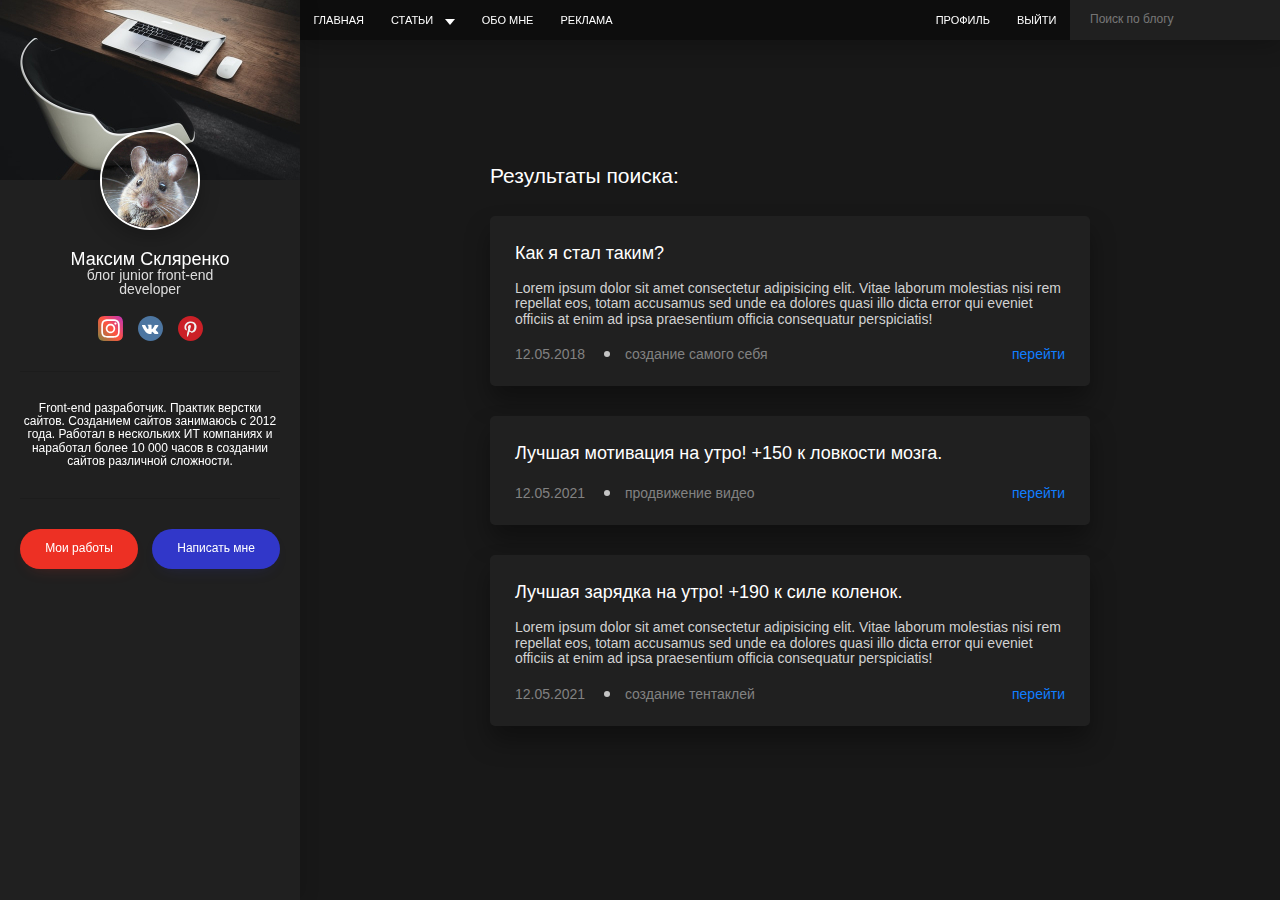
<file: search.html>
<!DOCTYPE html>
<html lang="ru">
<head>
    <meta charset="UTF-8">
    <link rel="stylesheet" href="assets/css/style.min.css">
    
    <!-- Useful meta tags -->
    <meta http-equiv="x-ua-compatible" content="ie=edge">
    <meta name="viewport" content="width=device-width, initial-scale=1, shrink-to-fit=no">
    <meta name="robots" content="index, follow">
    <meta name="google" content="notranslate">
    <meta name="format-detection" content="telephone=no">
    <meta name="description" content="Personal blog">
    <!-- Fav -->
    <link rel="apple-touch-icon" sizes="180x180" href="assets/images/favicons/apple-touch-icon.png">
    <link rel="icon" type="image/png" sizes="32x32" href="assets/images/favicons/favicon-32x32.png">
    <link rel="icon" type="image/png" sizes="16x16" href="assets/images/favicons/favicon-16x16.png">
    <link rel="manifest" href="assets/images/favicons/site.webmanifest">
    <meta name="msapplication-TileColor" content="#da532c">
    <meta name="theme-color" content="#ffffff">
    <!-- OG-marks -->
    <meta property="og:title" content="Personal blog"/>
    <meta property="og:type" content="article"/>
    <meta property="og:url" content="http://g93015hu.beget.tech/"/>
    <meta property="og:image" content="https://media.npr.org/assets/img/2021/04/15/rubymedina_custom-9c9bdfe709b5d4e47d21c86fdafdd2a45d166d79.jpeg"/>
    <meta property="og:description" content="Personal blog"/>
    <meta property="og:site_name" content="Personal blog"/>
    
    <title>Personal blog</title>
</head>
<body >

    <div class="page" id="page">
        <!-- Header -->
        <header class="header">
            <div class="header__left">
                <nav class="nav">
                    <ul class="nav__list">
                        <li class="nav__item">
                            <a class="nav__link" href="index.html">Главная</a>
                        </li>
                        <li class="nav__item">
                            <a class="nav__link  has-subnav" href="#">Статьи</a>
        
                            <ul class="subnav">
                                <li>
                                    <a class="subnav__link" href="#">Создание сайтов</a>
                                </li>
                                <li>
                                    <a class="subnav__link" href="#">Интернет-маркетинг</a>
                                </li>
                                <li>
                                    <a class="subnav__link" href="#">Продвижение видео</a>
                                </li>
                            </ul>
                        </li>
                        <li class="nav__item">
                            <a class="nav__link" href="post.html">Обо мне</a>
                        </li>
                        <li class="nav__item">
                            <a class="nav__link" href="text.html">Реклама</a>
                        </li>
                    </ul>
                </nav>
        
                <button class="burger active" type="button" id="sidebarToggle">
                    <span>Открыть навигацию</span>
                </button>
            </div>
        
            <div class="header__right">
                <nav class="nav">
                    <ul class="nav__list">
                        <li class="nav__item">
                            <a class="nav__link" href="profile.html">Профиль</a>
                        </li>
                        <li class="nav__item">
                            <a class="nav__link" href="signin.html">Выйти</a>
                        </li>
                    </ul>
                </nav>
        
                <form class="search" action="search.html" method="get">
                    <input class="search__input" type="text" placeholder="Поиск по блогу">
                </form>
            </div>
        </header>

        <!-- Sidebar -->
        <aside class="sidebar" id="sidebar">
            <div class="sidebar__header">
                <img src="assets/images/sidebar-header.jpg" alt="">
            </div>
            <div class="sidebar__content">
                <div class="profile">
                    <img class="profile__avatar" src="assets/images/prof-img.jpg" alt="Profile">
                    <div class="profile__header">
                        <div class="profile__name">Максим Скляренко</div>
                        <div class="profile__prof">блог junior front-end <br> developer</div>
                    </div>
                    <ul class="social">
                        <li class="social__item">
                            <a class="social__link" href="#" target="_blank">
                                <img src="assets/images/svg/instagram.svg" alt="Максим Скляренко instagram">
                            </a>
                        </li>
                        <li class="social__item">
                            <a class="social__link" href="#" target="_blank">
                                <img src="assets/images/svg/vk.svg" alt="Максим Скляренко vk">
                            </a>
                        </li>
                        <li class="social__item">
                            <a class="social__link" href="#" target="_blank">
                                <img src="assets/images/svg/pinterest.svg" alt="Максим Скляренко pinterest">
                            </a>
                        </li>
                    </ul>
                    <div class="profile__text">
                        <p>Front-end разработчик. Практик верстки сайтов. Созданием сайтов занимаюсь с 2012 года. Работал в нескольких ИТ компаниях и наработал более 10 000 часов в создании сайтов различной сложности.</p>
                    </div>
                </div><!-- /.profile -->
                <nav class="nav nav--mobile">
                    <ul class="nav__list">
                        <li class="nav__item">
                            <a class="nav__link" href="index.html">Главная</a>
                        </li>
                        <li class="nav__item">
                            <a class="nav__link  has-subnav" href="#">Статьи</a>
                            <ul class="subnav">
                                <li>
                                    <a class="subnav__link" href="#">Создание сайтов</a>
                                </li>
                                <li>
                                    <a class="subnav__link" href="#">Интернет-маркетинг</a>
                                </li>
                                <li>
                                    <a class="subnav__link" href="#">Продвижение видео</a>
                                </li>
                            </ul>
                        </li>
                        <li class="nav__item">
                            <a class="nav__link" href="text.html">Обо мне</a>
                        </li>
                        <li class="nav__item">
                            <a class="nav__link" href="works.html">Реклама</a>
                        </li>
                        <li class="nav__item">
                            <a class="nav__link" href="profile.html">Профиль</a>
                        </li>
                        <li class="nav__item">
                            <a class="nav__link" href="text.html">Выйти</a>
                        </li>
                    </ul>
                </nav>
            </div><!-- /.sidebar__content -->
            <div class="sidebar__footer">
                <a class="btn  btn--red" href="works.html">Мои работы</a>
                <button class="btn  btn--blue" type="button" data-modal="contact-modal">Написать мне</button>
            </div>
        </aside>

        <!-- Main -->
        <main class="main">
            <div class="container">
                
                <h1 class="page__title">Результаты поиска:</h1>
                <article class="post">
                    <div class="post__content">
                        <h2 class="post__title">
                            <a href="post.html">Как я стал таким?</a>
                        </h2>
                        <p class="post__description">Lorem ipsum dolor sit amet consectetur adipisicing elit. Vitae laborum molestias nisi rem repellat eos, totam accusamus sed unde ea dolores quasi illo dicta error qui eveniet officiis at enim ad ipsa praesentium officia consequatur perspiciatis!</p>
                    </div>
                    <div class="post__footer">
                        <ul class="post__data">
                            <li class="post__data-item">
                                <time datetime = "2018-05-12 16:33">12.05.2018</time>
                            </li>
                            <li class="post__data-item">
                                <a href="#">cоздание самого себя</a>
                            </li>
                        </ul>
                        <a class="post__read" href="#">перейти</a>
                    </div>
                </article>
                <!-- /.post -->
                <article class="post">
                    <div class="post__content">
                        <h2 class="post__title">
                            <a href="post.html">Лучшая мотивация на утро! +150 к ловкости мозга.</a>
                        </h2>
                    </div>
                    <div class="post__footer">
                        <ul class="post__data">
                            <li class="post__data-item">
                                <time datetime = "2021-05-12 16:33">12.05.2021</time>
                            </li>
                            <li class="post__data-item">
                                <a href="#">продвижение видео</a>
                            </li>
                        </ul>
                        <a class="post__read" href="#">перейти</a>
                    </div>
                </article>
                <!-- /.post -->
                <article class="post">
                    <div class="post__content">
                        <h2 class="post__title">
                            <a href="post.html">Лучшая зарядка на утро! +190 к силе коленок.</a>
                        </h2>
                        <p class="post__description">Lorem ipsum dolor sit amet consectetur adipisicing elit. Vitae laborum molestias nisi rem repellat eos, totam accusamus sed unde ea dolores quasi illo dicta error qui eveniet officiis at enim ad ipsa praesentium officia consequatur perspiciatis!</p>
                    </div>
                    <div class="post__footer">
                        <ul class="post__data">
                            <li class="post__data-item">
                                <time datetime = "2021-05-12 16:33">12.05.2021</time>
                            </li>
                            <li class="post__data-item">
                                <a href="post.html">cоздание тентаклей</a>
                            </li>
                        </ul>
                        <a class="post__read" href="post.html">перейти</a>
                    </div>
                </article>
                <!-- /.post -->
            </div>
        </main>
    </div>

    <div class="modal" id="store-modal">
        <div class="modal__content modal__content--store">
            <video class="modal__video" src="" poster=""></video>
        </div>
    </div>    
    <div class="modal" id="contact-modal">
        <div class="modal__content modal__content--contact">
            <button class="modal__close" type="button">
                <img src="assets/images/svg/close.svg" alt="">
            </button>
            <form action="#" method="POST" class="form ">
                <div class="form__group form__group--md">
                    <input type="text" placeholder="Ваше имя" class="form__control">
                    <span class="form__line"></span>
                </div>
                <div class="form__group form__group--md">
                    <input type="email" placeholder="Ваш email"  class="form__control">
                    <span class="form__line"></span>
                </div>
    
                <div class="form__group form__group--md">
                    <textarea class="form__control form__control--textarea" placeholder="Текст сообщения"></textarea>
                </div>
    
                <div class="form__footer">
                    <div class="form__group form__group--md">
                        <button class="btn btn--blue btn--rounded btn--sm">Отправить</button>
                    </div>
                </div>
            </form>
            <ul class="modal__footer">
               <li>
                   e-mail: <a href="mailto:tokyoghoul@Anteiko.ban">tokyoghoul@Anteiko.ban</a>
               </li>
               <li>
                   тел:<a href="tel:+38023285622">+380-232-856-22</a>
               </li>
            </ul>
        </div><!-- /.modal__content -->
    </div><!-- /.modal -->
    <div class="modal">
        <div class="modal__content  ">
            <button class="modal__close" type="button">
                <img src="/assets/images/svg/close.svg" alt="">
            </button> 
    
            <ul class="social">
                <li class="social__item">
                    <a class="social__link" href="#">
                        <img src="assets/images/svg/facebook.svg" alt="">
                    </a>
                </li>
    
                <li class="social__item">
                    <a class="social__link" href="#">
                        <img src="assets/images/svg/twitter.svg" alt="">
                    </a>
                </li>
                
                <li class="social__item">
                    <a class="social__link" href="#">
                        <img src="assets/images/svg/Vk1.svg" alt="">
                    </a>
                </li>
    
                <li class="social__item">
                    <a class="social__link" href="#">
                        <img src="assets/images/svg/file.svg" alt="">
                    </a>
                </li>
            </ul>
    
        </div><!-- /.modal__content -->
    </div><!-- /.modal -->


    <!-- JS -->
    <script src="assets/js/app.js"></script>
</body>
</html>
</file>
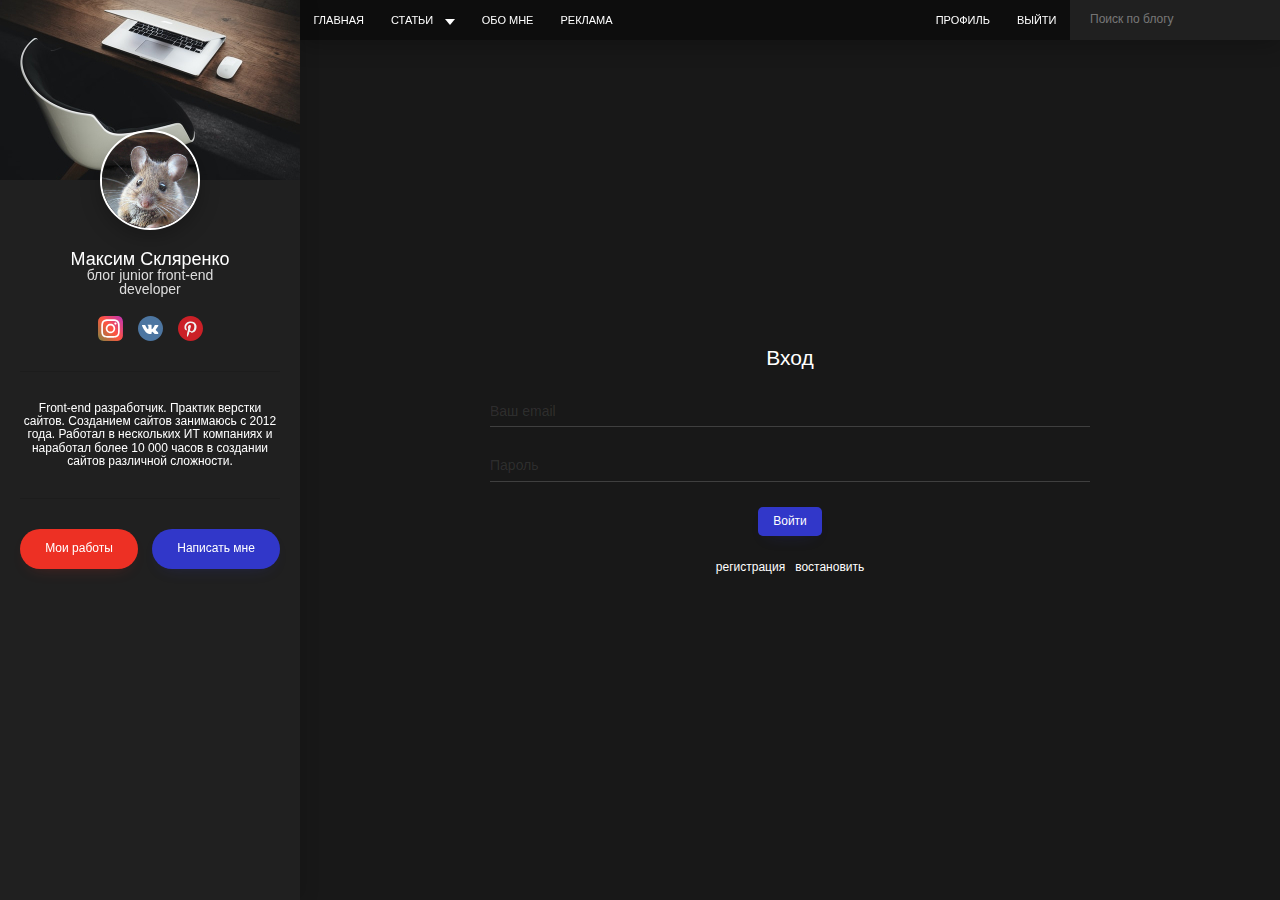
<file: signin.html>
<!DOCTYPE html>
<html lang="ru">
<head>
    <meta charset="UTF-8">
    <link rel="stylesheet" href="assets/css/style.min.css">
    
    <!-- Useful meta tags -->
    <meta http-equiv="x-ua-compatible" content="ie=edge">
    <meta name="viewport" content="width=device-width, initial-scale=1, shrink-to-fit=no">
    <meta name="robots" content="index, follow">
    <meta name="google" content="notranslate">
    <meta name="format-detection" content="telephone=no">
    <meta name="description" content="Personal blog">
    <!-- Fav -->
    <link rel="apple-touch-icon" sizes="180x180" href="assets/images/favicons/apple-touch-icon.png">
    <link rel="icon" type="image/png" sizes="32x32" href="assets/images/favicons/favicon-32x32.png">
    <link rel="icon" type="image/png" sizes="16x16" href="assets/images/favicons/favicon-16x16.png">
    <link rel="manifest" href="assets/images/favicons/site.webmanifest">
    <meta name="msapplication-TileColor" content="#da532c">
    <meta name="theme-color" content="#ffffff">
    <!-- OG-marks -->
    <meta property="og:title" content="Personal blog"/>
    <meta property="og:type" content="article"/>
    <meta property="og:url" content="http://g93015hu.beget.tech/"/>
    <meta property="og:image" content="https://media.npr.org/assets/img/2021/04/15/rubymedina_custom-9c9bdfe709b5d4e47d21c86fdafdd2a45d166d79.jpeg"/>
    <meta property="og:description" content="Personal blog"/>
    <meta property="og:site_name" content="Personal blog"/>
    
    <title>Personal blog</title>
</head>
<body >

    <div class="page" id="page">
        <!-- Header -->
        <header class="header">
            <div class="header__left">
                <nav class="nav">
                    <ul class="nav__list">
                        <li class="nav__item">
                            <a class="nav__link" href="index.html">Главная</a>
                        </li>
                        <li class="nav__item">
                            <a class="nav__link  has-subnav" href="#">Статьи</a>
        
                            <ul class="subnav">
                                <li>
                                    <a class="subnav__link" href="#">Создание сайтов</a>
                                </li>
                                <li>
                                    <a class="subnav__link" href="#">Интернет-маркетинг</a>
                                </li>
                                <li>
                                    <a class="subnav__link" href="#">Продвижение видео</a>
                                </li>
                            </ul>
                        </li>
                        <li class="nav__item">
                            <a class="nav__link" href="post.html">Обо мне</a>
                        </li>
                        <li class="nav__item">
                            <a class="nav__link" href="text.html">Реклама</a>
                        </li>
                    </ul>
                </nav>
        
                <button class="burger active" type="button" id="sidebarToggle">
                    <span>Открыть навигацию</span>
                </button>
            </div>
        
            <div class="header__right">
                <nav class="nav">
                    <ul class="nav__list">
                        <li class="nav__item">
                            <a class="nav__link" href="profile.html">Профиль</a>
                        </li>
                        <li class="nav__item">
                            <a class="nav__link" href="signin.html">Выйти</a>
                        </li>
                    </ul>
                </nav>
        
                <form class="search" action="search.html" method="get">
                    <input class="search__input" type="text" placeholder="Поиск по блогу">
                </form>
            </div>
        </header>

        <!-- Sidebar -->
        <aside class="sidebar" id="sidebar">
            <div class="sidebar__header">
                <img src="assets/images/sidebar-header.jpg" alt="">
            </div>
            <div class="sidebar__content">
                <div class="profile">
                    <img class="profile__avatar" src="assets/images/prof-img.jpg" alt="Profile">
                    <div class="profile__header">
                        <div class="profile__name">Максим Скляренко</div>
                        <div class="profile__prof">блог junior front-end <br> developer</div>
                    </div>
                    <ul class="social">
                        <li class="social__item">
                            <a class="social__link" href="#" target="_blank">
                                <img src="assets/images/svg/instagram.svg" alt="Максим Скляренко instagram">
                            </a>
                        </li>
                        <li class="social__item">
                            <a class="social__link" href="#" target="_blank">
                                <img src="assets/images/svg/vk.svg" alt="Максим Скляренко vk">
                            </a>
                        </li>
                        <li class="social__item">
                            <a class="social__link" href="#" target="_blank">
                                <img src="assets/images/svg/pinterest.svg" alt="Максим Скляренко pinterest">
                            </a>
                        </li>
                    </ul>
                    <div class="profile__text">
                        <p>Front-end разработчик. Практик верстки сайтов. Созданием сайтов занимаюсь с 2012 года. Работал в нескольких ИТ компаниях и наработал более 10 000 часов в создании сайтов различной сложности.</p>
                    </div>
                </div><!-- /.profile -->
                <nav class="nav nav--mobile">
                    <ul class="nav__list">
                        <li class="nav__item">
                            <a class="nav__link" href="index.html">Главная</a>
                        </li>
                        <li class="nav__item">
                            <a class="nav__link  has-subnav" href="#">Статьи</a>
                            <ul class="subnav">
                                <li>
                                    <a class="subnav__link" href="#">Создание сайтов</a>
                                </li>
                                <li>
                                    <a class="subnav__link" href="#">Интернет-маркетинг</a>
                                </li>
                                <li>
                                    <a class="subnav__link" href="#">Продвижение видео</a>
                                </li>
                            </ul>
                        </li>
                        <li class="nav__item">
                            <a class="nav__link" href="text.html">Обо мне</a>
                        </li>
                        <li class="nav__item">
                            <a class="nav__link" href="works.html">Реклама</a>
                        </li>
                        <li class="nav__item">
                            <a class="nav__link" href="profile.html">Профиль</a>
                        </li>
                        <li class="nav__item">
                            <a class="nav__link" href="text.html">Выйти</a>
                        </li>
                    </ul>
                </nav>
            </div><!-- /.sidebar__content -->
            <div class="sidebar__footer">
                <a class="btn  btn--red" href="works.html">Мои работы</a>
                <button class="btn  btn--blue" type="button" data-modal="contact-modal">Написать мне</button>
            </div>
        </aside>

        <!-- Main -->
        <main class="main">
            <div class="container">
                
                <h1 class="page__title page__title--center">Вход</h1>
                <form action="/" method="POST" class="form form--auth">
                    <div class="form__group form__group--md">
                        <input type="email" placeholder="Ваш email"  class="form__control">
                        <span class="form__line"></span>
                    </div>
                    <div class="form__group form__group--md">
                        <input type="password" placeholder="Пароль"  class="form__control">
                        <span class="form__line"></span>
                    </div>
                    <div class="form__footer form__footer--center">
                        <div class="form__group form__group--md">
                            <button class="btn btn--blue btn--rounded btn--sm">Войти</button>
                        </div>
                        <ul class="form__footer-list">
                            <li>
                                <a href="signup.html">регистрация</a>
                            </li>
                            <li>
                                <a href="reset.html">востановить</a>
                            </li>
                        </ul>
                    </div>
                </form>
            </div>
        </main>
    </div>

    <div class="modal" id="store-modal">
        <div class="modal__content modal__content--store">
            <video class="modal__video" src="" poster=""></video>
        </div>
    </div>    
    <div class="modal" id="contact-modal">
        <div class="modal__content modal__content--contact">
            <button class="modal__close" type="button">
                <img src="assets/images/svg/close.svg" alt="">
            </button>
            <form action="#" method="POST" class="form ">
                <div class="form__group form__group--md">
                    <input type="text" placeholder="Ваше имя" class="form__control">
                    <span class="form__line"></span>
                </div>
                <div class="form__group form__group--md">
                    <input type="email" placeholder="Ваш email"  class="form__control">
                    <span class="form__line"></span>
                </div>
    
                <div class="form__group form__group--md">
                    <textarea class="form__control form__control--textarea" placeholder="Текст сообщения"></textarea>
                </div>
    
                <div class="form__footer">
                    <div class="form__group form__group--md">
                        <button class="btn btn--blue btn--rounded btn--sm">Отправить</button>
                    </div>
                </div>
            </form>
            <ul class="modal__footer">
               <li>
                   e-mail: <a href="mailto:tokyoghoul@Anteiko.ban">tokyoghoul@Anteiko.ban</a>
               </li>
               <li>
                   тел:<a href="tel:+38023285622">+380-232-856-22</a>
               </li>
            </ul>
        </div><!-- /.modal__content -->
    </div><!-- /.modal -->
    <div class="modal">
        <div class="modal__content  ">
            <button class="modal__close" type="button">
                <img src="/assets/images/svg/close.svg" alt="">
            </button> 
    
            <ul class="social">
                <li class="social__item">
                    <a class="social__link" href="#">
                        <img src="assets/images/svg/facebook.svg" alt="">
                    </a>
                </li>
    
                <li class="social__item">
                    <a class="social__link" href="#">
                        <img src="assets/images/svg/twitter.svg" alt="">
                    </a>
                </li>
                
                <li class="social__item">
                    <a class="social__link" href="#">
                        <img src="assets/images/svg/Vk1.svg" alt="">
                    </a>
                </li>
    
                <li class="social__item">
                    <a class="social__link" href="#">
                        <img src="assets/images/svg/file.svg" alt="">
                    </a>
                </li>
            </ul>
    
        </div><!-- /.modal__content -->
    </div><!-- /.modal -->


    <!-- JS -->
    <script src="assets/js/app.js"></script>
</body>
</html>
</file>
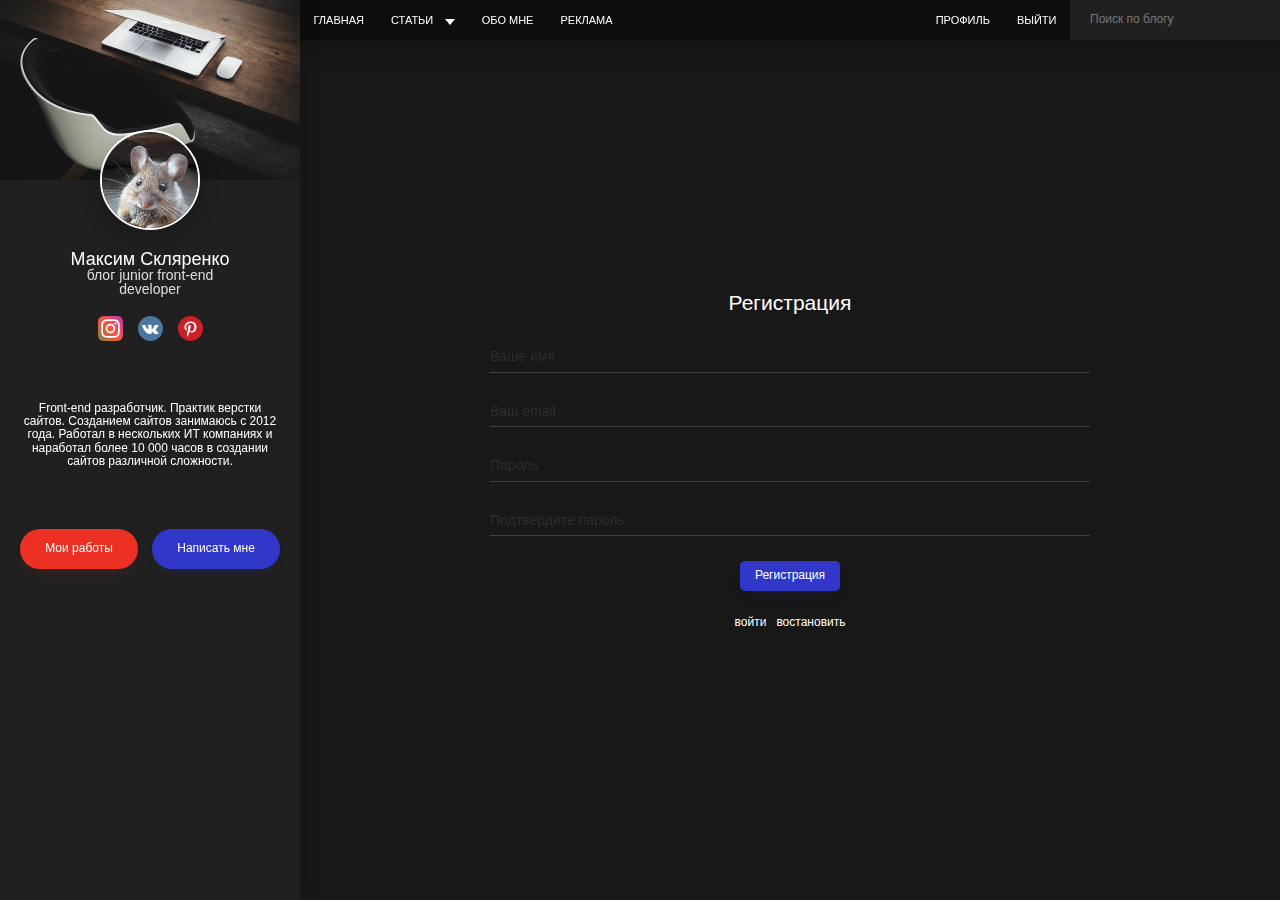
<file: signup.html>
<!DOCTYPE html>
<html lang="ru">
<head>
    <meta charset="UTF-8">
    <link rel="stylesheet" href="assets/css/style.min.css">
    
    <!-- Useful meta tags -->
    <meta http-equiv="x-ua-compatible" content="ie=edge">
    <meta name="viewport" content="width=device-width, initial-scale=1, shrink-to-fit=no">
    <meta name="robots" content="index, follow">
    <meta name="google" content="notranslate">
    <meta name="format-detection" content="telephone=no">
    <meta name="description" content="Personal blog">
    <!-- Fav -->
    <link rel="apple-touch-icon" sizes="180x180" href="assets/images/favicons/apple-touch-icon.png">
    <link rel="icon" type="image/png" sizes="32x32" href="assets/images/favicons/favicon-32x32.png">
    <link rel="icon" type="image/png" sizes="16x16" href="assets/images/favicons/favicon-16x16.png">
    <link rel="manifest" href="assets/images/favicons/site.webmanifest">
    <meta name="msapplication-TileColor" content="#da532c">
    <meta name="theme-color" content="#ffffff">
    <!-- OG-marks -->
    <meta property="og:title" content="Personal blog"/>
    <meta property="og:type" content="article"/>
    <meta property="og:url" content="http://g93015hu.beget.tech/"/>
    <meta property="og:image" content="https://media.npr.org/assets/img/2021/04/15/rubymedina_custom-9c9bdfe709b5d4e47d21c86fdafdd2a45d166d79.jpeg"/>
    <meta property="og:description" content="Personal blog"/>
    <meta property="og:site_name" content="Personal blog"/>
    
    <title>Personal blog</title>
</head>
<body >

    <div class="page" id="page">
        <!-- Header -->
        <header class="header">
            <div class="header__left">
                <nav class="nav">
                    <ul class="nav__list">
                        <li class="nav__item">
                            <a class="nav__link" href="index.html">Главная</a>
                        </li>
                        <li class="nav__item">
                            <a class="nav__link  has-subnav" href="#">Статьи</a>
        
                            <ul class="subnav">
                                <li>
                                    <a class="subnav__link" href="#">Создание сайтов</a>
                                </li>
                                <li>
                                    <a class="subnav__link" href="#">Интернет-маркетинг</a>
                                </li>
                                <li>
                                    <a class="subnav__link" href="#">Продвижение видео</a>
                                </li>
                            </ul>
                        </li>
                        <li class="nav__item">
                            <a class="nav__link" href="post.html">Обо мне</a>
                        </li>
                        <li class="nav__item">
                            <a class="nav__link" href="text.html">Реклама</a>
                        </li>
                    </ul>
                </nav>
        
                <button class="burger active" type="button" id="sidebarToggle">
                    <span>Открыть навигацию</span>
                </button>
            </div>
        
            <div class="header__right">
                <nav class="nav">
                    <ul class="nav__list">
                        <li class="nav__item">
                            <a class="nav__link" href="profile.html">Профиль</a>
                        </li>
                        <li class="nav__item">
                            <a class="nav__link" href="signin.html">Выйти</a>
                        </li>
                    </ul>
                </nav>
        
                <form class="search" action="search.html" method="get">
                    <input class="search__input" type="text" placeholder="Поиск по блогу">
                </form>
            </div>
        </header>

        <!-- Sidebar -->
        <aside class="sidebar" id="sidebar">
            <div class="sidebar__header">
                <img src="assets/images/sidebar-header.jpg" alt="">
            </div>
            <div class="sidebar__content">
                <div class="profile">
                    <img class="profile__avatar" src="assets/images/prof-img.jpg" alt="Profile">
                    <div class="profile__header">
                        <div class="profile__name">Максим Скляренко</div>
                        <div class="profile__prof">блог junior front-end <br> developer</div>
                    </div>
                    <ul class="social">
                        <li class="social__item">
                            <a class="social__link" href="#" target="_blank">
                                <img src="assets/images/svg/instagram.svg" alt="Максим Скляренко instagram">
                            </a>
                        </li>
                        <li class="social__item">
                            <a class="social__link" href="#" target="_blank">
                                <img src="assets/images/svg/vk.svg" alt="Максим Скляренко vk">
                            </a>
                        </li>
                        <li class="social__item">
                            <a class="social__link" href="#" target="_blank">
                                <img src="assets/images/svg/pinterest.svg" alt="Максим Скляренко pinterest">
                            </a>
                        </li>
                    </ul>
                    <div class="profile__text">
                        <p>Front-end разработчик. Практик верстки сайтов. Созданием сайтов занимаюсь с 2012 года. Работал в нескольких ИТ компаниях и наработал более 10 000 часов в создании сайтов различной сложности.</p>
                    </div>
                </div><!-- /.profile -->
                <nav class="nav nav--mobile">
                    <ul class="nav__list">
                        <li class="nav__item">
                            <a class="nav__link" href="index.html">Главная</a>
                        </li>
                        <li class="nav__item">
                            <a class="nav__link  has-subnav" href="#">Статьи</a>
                            <ul class="subnav">
                                <li>
                                    <a class="subnav__link" href="#">Создание сайтов</a>
                                </li>
                                <li>
                                    <a class="subnav__link" href="#">Интернет-маркетинг</a>
                                </li>
                                <li>
                                    <a class="subnav__link" href="#">Продвижение видео</a>
                                </li>
                            </ul>
                        </li>
                        <li class="nav__item">
                            <a class="nav__link" href="text.html">Обо мне</a>
                        </li>
                        <li class="nav__item">
                            <a class="nav__link" href="works.html">Реклама</a>
                        </li>
                        <li class="nav__item">
                            <a class="nav__link" href="profile.html">Профиль</a>
                        </li>
                        <li class="nav__item">
                            <a class="nav__link" href="text.html">Выйти</a>
                        </li>
                    </ul>
                </nav>
            </div><!-- /.sidebar__content -->
            <div class="sidebar__footer">
                <a class="btn  btn--red" href="works.html">Мои работы</a>
                <button class="btn  btn--blue" type="button" data-modal="contact-modal">Написать мне</button>
            </div>
        </aside>

        <!-- Main -->
        <main class="main">
            <div class="container">
                
                
                <h1 class="page__title page__title--center">Регистрация</h1>
                <form action="#" method="POST" class="form form--auth">
                    <div class="form__group form__group--md">
                        <input type="text" placeholder="Ваше имя" class="form__control">
                        <span class="form__line"></span>
                    </div>
                    <div class="form__group form__group--md">
                        <input type="email" placeholder="Ваш email" class="form__control">
                        <span class="form__line"></span>
                    </div>
                    <div class="form__group form__group--md">
                        <input type="password" placeholder="Пароль" class="form__control">
                        <span class="form__line"></span>
                    </div>
                    <div class="form__group form__group--md">
                        <input type="password" placeholder="Подтвердите пароль" class="form__control">
                        <span class="form__line"></span>
                    </div>
                    <div class="form__footer form__footer--center">
                        <div class="form__group form__group--md">
                            <button class="btn btn--blue btn--rounded btn--sm">Регистрация</button>
                        </div>
                        <ul class="form__footer-list">
                            <li>
                                <a href="signin.html">войти</a>
                            </li>
                            <li>
                                <a href="reset.html">востановить</a>
                            </li>
                        </ul>
                    </div>
                </form>
            </div>
        </main>
    </div>

    <div class="modal" id="store-modal">
        <div class="modal__content modal__content--store">
            <video class="modal__video" src="" poster=""></video>
        </div>
    </div>    
    <div class="modal" id="contact-modal">
        <div class="modal__content modal__content--contact">
            <button class="modal__close" type="button">
                <img src="assets/images/svg/close.svg" alt="">
            </button>
            <form action="#" method="POST" class="form ">
                <div class="form__group form__group--md">
                    <input type="text" placeholder="Ваше имя" class="form__control">
                    <span class="form__line"></span>
                </div>
                <div class="form__group form__group--md">
                    <input type="email" placeholder="Ваш email"  class="form__control">
                    <span class="form__line"></span>
                </div>
    
                <div class="form__group form__group--md">
                    <textarea class="form__control form__control--textarea" placeholder="Текст сообщения"></textarea>
                </div>
    
                <div class="form__footer">
                    <div class="form__group form__group--md">
                        <button class="btn btn--blue btn--rounded btn--sm">Отправить</button>
                    </div>
                </div>
            </form>
            <ul class="modal__footer">
               <li>
                   e-mail: <a href="mailto:tokyoghoul@Anteiko.ban">tokyoghoul@Anteiko.ban</a>
               </li>
               <li>
                   тел:<a href="tel:+38023285622">+380-232-856-22</a>
               </li>
            </ul>
        </div><!-- /.modal__content -->
    </div><!-- /.modal -->
    <div class="modal">
        <div class="modal__content  ">
            <button class="modal__close" type="button">
                <img src="/assets/images/svg/close.svg" alt="">
            </button> 
    
            <ul class="social">
                <li class="social__item">
                    <a class="social__link" href="#">
                        <img src="assets/images/svg/facebook.svg" alt="">
                    </a>
                </li>
    
                <li class="social__item">
                    <a class="social__link" href="#">
                        <img src="assets/images/svg/twitter.svg" alt="">
                    </a>
                </li>
                
                <li class="social__item">
                    <a class="social__link" href="#">
                        <img src="assets/images/svg/Vk1.svg" alt="">
                    </a>
                </li>
    
                <li class="social__item">
                    <a class="social__link" href="#">
                        <img src="assets/images/svg/file.svg" alt="">
                    </a>
                </li>
            </ul>
    
        </div><!-- /.modal__content -->
    </div><!-- /.modal -->


    <!-- JS -->
    <script src="assets/js/app.js"></script>
</body>
</html>
</file>
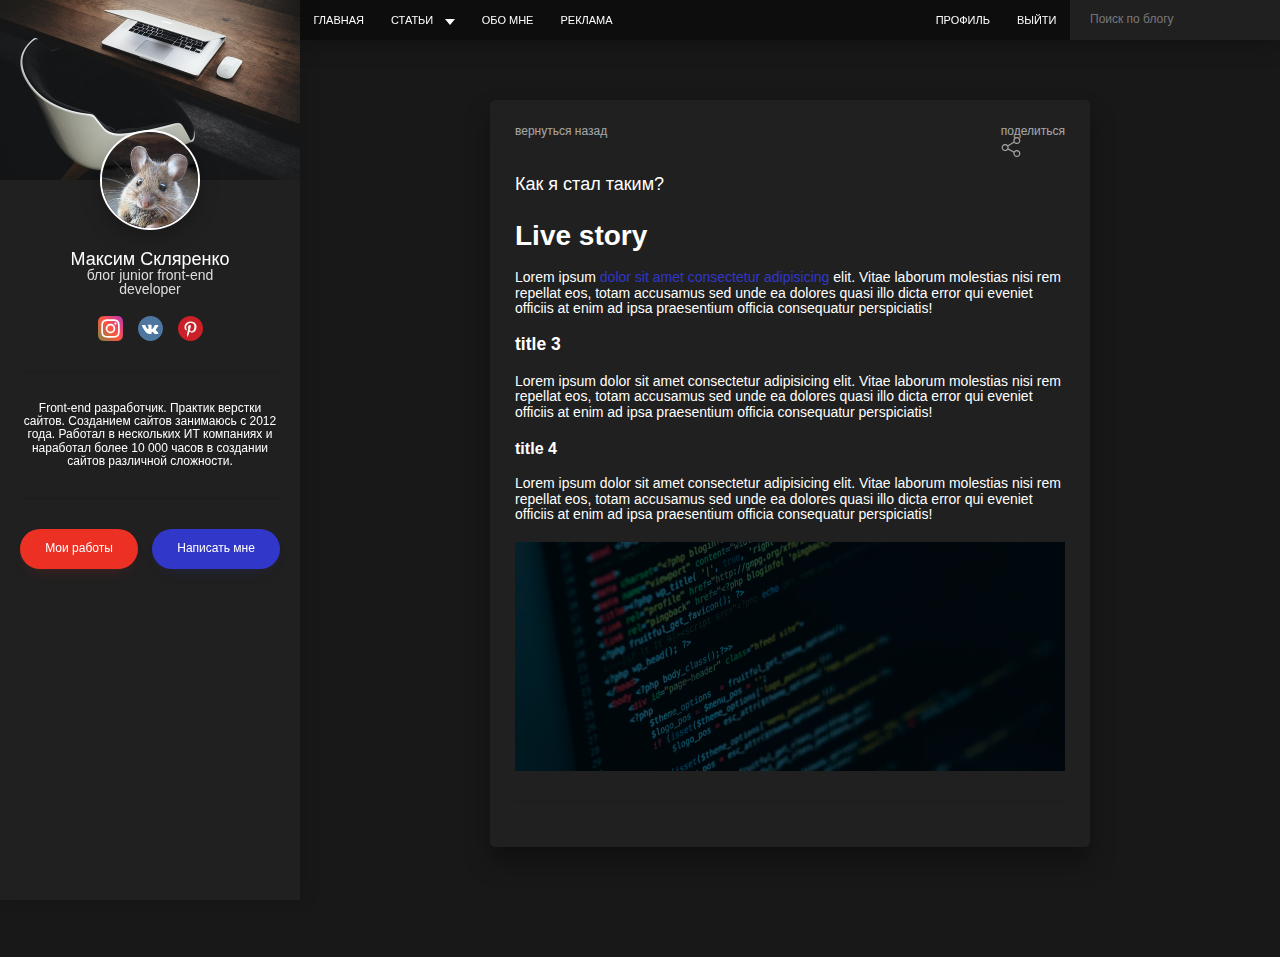
<file: text.html>
<!DOCTYPE html>
<html lang="ru">
<head>
    <meta charset="UTF-8">
    <link rel="stylesheet" href="assets/css/style.min.css">
    
    <!-- Useful meta tags -->
    <meta http-equiv="x-ua-compatible" content="ie=edge">
    <meta name="viewport" content="width=device-width, initial-scale=1, shrink-to-fit=no">
    <meta name="robots" content="index, follow">
    <meta name="google" content="notranslate">
    <meta name="format-detection" content="telephone=no">
    <meta name="description" content="Personal blog">
    <!-- Fav -->
    <link rel="apple-touch-icon" sizes="180x180" href="assets/images/favicons/apple-touch-icon.png">
    <link rel="icon" type="image/png" sizes="32x32" href="assets/images/favicons/favicon-32x32.png">
    <link rel="icon" type="image/png" sizes="16x16" href="assets/images/favicons/favicon-16x16.png">
    <link rel="manifest" href="assets/images/favicons/site.webmanifest">
    <meta name="msapplication-TileColor" content="#da532c">
    <meta name="theme-color" content="#ffffff">
    <!-- OG-marks -->
    <meta property="og:title" content="Personal blog"/>
    <meta property="og:type" content="article"/>
    <meta property="og:url" content="http://g93015hu.beget.tech/"/>
    <meta property="og:image" content="https://media.npr.org/assets/img/2021/04/15/rubymedina_custom-9c9bdfe709b5d4e47d21c86fdafdd2a45d166d79.jpeg"/>
    <meta property="og:description" content="Personal blog"/>
    <meta property="og:site_name" content="Personal blog"/>
    
    <title>Personal blog</title>
</head>
<body >

    <div class="page" id="page">
        <!-- Header -->
        <header class="header">
            <div class="header__left">
                <nav class="nav">
                    <ul class="nav__list">
                        <li class="nav__item">
                            <a class="nav__link" href="index.html">Главная</a>
                        </li>
                        <li class="nav__item">
                            <a class="nav__link  has-subnav" href="#">Статьи</a>
        
                            <ul class="subnav">
                                <li>
                                    <a class="subnav__link" href="#">Создание сайтов</a>
                                </li>
                                <li>
                                    <a class="subnav__link" href="#">Интернет-маркетинг</a>
                                </li>
                                <li>
                                    <a class="subnav__link" href="#">Продвижение видео</a>
                                </li>
                            </ul>
                        </li>
                        <li class="nav__item">
                            <a class="nav__link" href="post.html">Обо мне</a>
                        </li>
                        <li class="nav__item">
                            <a class="nav__link" href="text.html">Реклама</a>
                        </li>
                    </ul>
                </nav>
        
                <button class="burger active" type="button" id="sidebarToggle">
                    <span>Открыть навигацию</span>
                </button>
            </div>
        
            <div class="header__right">
                <nav class="nav">
                    <ul class="nav__list">
                        <li class="nav__item">
                            <a class="nav__link" href="profile.html">Профиль</a>
                        </li>
                        <li class="nav__item">
                            <a class="nav__link" href="signin.html">Выйти</a>
                        </li>
                    </ul>
                </nav>
        
                <form class="search" action="search.html" method="get">
                    <input class="search__input" type="text" placeholder="Поиск по блогу">
                </form>
            </div>
        </header>

        <!-- Sidebar -->
        <aside class="sidebar" id="sidebar">
            <div class="sidebar__header">
                <img src="assets/images/sidebar-header.jpg" alt="">
            </div>
            <div class="sidebar__content">
                <div class="profile">
                    <img class="profile__avatar" src="assets/images/prof-img.jpg" alt="Profile">
                    <div class="profile__header">
                        <div class="profile__name">Максим Скляренко</div>
                        <div class="profile__prof">блог junior front-end <br> developer</div>
                    </div>
                    <ul class="social">
                        <li class="social__item">
                            <a class="social__link" href="#" target="_blank">
                                <img src="assets/images/svg/instagram.svg" alt="Максим Скляренко instagram">
                            </a>
                        </li>
                        <li class="social__item">
                            <a class="social__link" href="#" target="_blank">
                                <img src="assets/images/svg/vk.svg" alt="Максим Скляренко vk">
                            </a>
                        </li>
                        <li class="social__item">
                            <a class="social__link" href="#" target="_blank">
                                <img src="assets/images/svg/pinterest.svg" alt="Максим Скляренко pinterest">
                            </a>
                        </li>
                    </ul>
                    <div class="profile__text">
                        <p>Front-end разработчик. Практик верстки сайтов. Созданием сайтов занимаюсь с 2012 года. Работал в нескольких ИТ компаниях и наработал более 10 000 часов в создании сайтов различной сложности.</p>
                    </div>
                </div><!-- /.profile -->
                <nav class="nav nav--mobile">
                    <ul class="nav__list">
                        <li class="nav__item">
                            <a class="nav__link" href="index.html">Главная</a>
                        </li>
                        <li class="nav__item">
                            <a class="nav__link  has-subnav" href="#">Статьи</a>
                            <ul class="subnav">
                                <li>
                                    <a class="subnav__link" href="#">Создание сайтов</a>
                                </li>
                                <li>
                                    <a class="subnav__link" href="#">Интернет-маркетинг</a>
                                </li>
                                <li>
                                    <a class="subnav__link" href="#">Продвижение видео</a>
                                </li>
                            </ul>
                        </li>
                        <li class="nav__item">
                            <a class="nav__link" href="text.html">Обо мне</a>
                        </li>
                        <li class="nav__item">
                            <a class="nav__link" href="works.html">Реклама</a>
                        </li>
                        <li class="nav__item">
                            <a class="nav__link" href="profile.html">Профиль</a>
                        </li>
                        <li class="nav__item">
                            <a class="nav__link" href="text.html">Выйти</a>
                        </li>
                    </ul>
                </nav>
            </div><!-- /.sidebar__content -->
            <div class="sidebar__footer">
                <a class="btn  btn--red" href="works.html">Мои работы</a>
                <button class="btn  btn--blue" type="button" data-modal="contact-modal">Написать мне</button>
            </div>
        </aside>

        <!-- Main -->
        <main class="main">
            <div class="container">
                
                <article class="post">
                    <div class="post__actions">
                        <a href="index.html">вернуться назад</a>
                        <a href="#">поделиться<img class="post__actions--icon" src="assets/images/svg/share.svg" alt="Поделиться">
                        </a>
                    </div>
                    <div class="post__header post__header--open">
                        <h1 class="post__title post__title--mb0">Как я стал таким?</h1>
                    </div>
                    <div class="post__content">
                        <div class="post__text">
                            <h2>Live story</h2>
                            <p>Lorem ipsum  <a href="#">dolor sit amet consectetur adipisicing</a> elit. Vitae laborum molestias nisi rem repellat eos, totam accusamus sed unde ea dolores quasi illo dicta error qui eveniet officiis at enim ad ipsa praesentium officia consequatur perspiciatis!</p>
                            <h3>title 3</h3>
                            <p>Lorem ipsum dolor sit amet consectetur adipisicing elit. Vitae laborum molestias nisi rem repellat eos, totam accusamus sed unde ea dolores quasi illo dicta error qui eveniet officiis at enim ad ipsa praesentium officia consequatur perspiciatis!</p>
                            <h4>title 4</h4>
                            <p>Lorem ipsum dolor sit amet consectetur adipisicing elit. Vitae laborum molestias nisi rem repellat eos, totam accusamus sed unde ea dolores quasi illo dicta error qui eveniet officiis at enim ad ipsa praesentium officia consequatur perspiciatis!</p>
                            <p>
                                <img class="" src="assets/images/image.jpg" alt="">
                            </p>
                        </div>
                    </div>
                </article>
                <!-- /.post -->
            </div>
        </main>
    </div>

    <div class="modal" id="store-modal">
        <div class="modal__content modal__content--store">
            <video class="modal__video" src="" poster=""></video>
        </div>
    </div>    
    <div class="modal" id="contact-modal">
        <div class="modal__content modal__content--contact">
            <button class="modal__close" type="button">
                <img src="assets/images/svg/close.svg" alt="">
            </button>
            <form action="#" method="POST" class="form ">
                <div class="form__group form__group--md">
                    <input type="text" placeholder="Ваше имя" class="form__control">
                    <span class="form__line"></span>
                </div>
                <div class="form__group form__group--md">
                    <input type="email" placeholder="Ваш email"  class="form__control">
                    <span class="form__line"></span>
                </div>
    
                <div class="form__group form__group--md">
                    <textarea class="form__control form__control--textarea" placeholder="Текст сообщения"></textarea>
                </div>
    
                <div class="form__footer">
                    <div class="form__group form__group--md">
                        <button class="btn btn--blue btn--rounded btn--sm">Отправить</button>
                    </div>
                </div>
            </form>
            <ul class="modal__footer">
               <li>
                   e-mail: <a href="mailto:tokyoghoul@Anteiko.ban">tokyoghoul@Anteiko.ban</a>
               </li>
               <li>
                   тел:<a href="tel:+38023285622">+380-232-856-22</a>
               </li>
            </ul>
        </div><!-- /.modal__content -->
    </div><!-- /.modal -->
    <div class="modal">
        <div class="modal__content  ">
            <button class="modal__close" type="button">
                <img src="/assets/images/svg/close.svg" alt="">
            </button> 
    
            <ul class="social">
                <li class="social__item">
                    <a class="social__link" href="#">
                        <img src="assets/images/svg/facebook.svg" alt="">
                    </a>
                </li>
    
                <li class="social__item">
                    <a class="social__link" href="#">
                        <img src="assets/images/svg/twitter.svg" alt="">
                    </a>
                </li>
                
                <li class="social__item">
                    <a class="social__link" href="#">
                        <img src="assets/images/svg/Vk1.svg" alt="">
                    </a>
                </li>
    
                <li class="social__item">
                    <a class="social__link" href="#">
                        <img src="assets/images/svg/file.svg" alt="">
                    </a>
                </li>
            </ul>
    
        </div><!-- /.modal__content -->
    </div><!-- /.modal -->


    <!-- JS -->
    <script src="assets/js/app.js"></script>
</body>
</html>
</file>
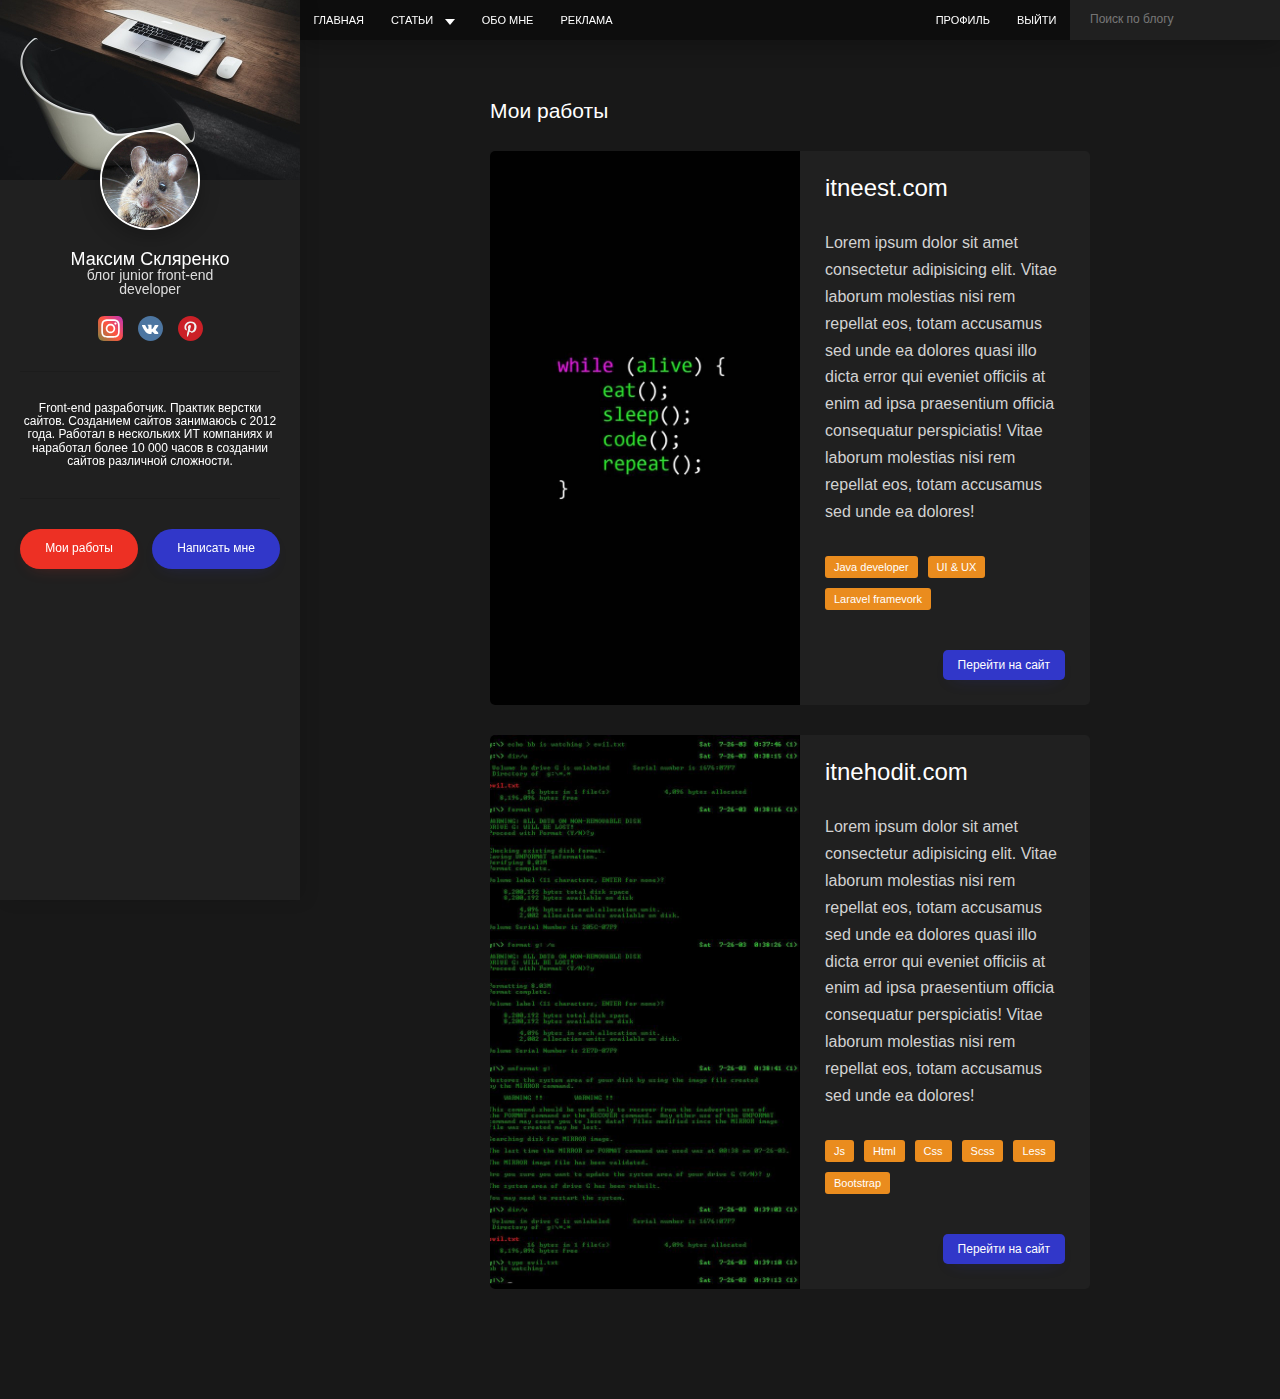
<file: works.html>
<!DOCTYPE html>
<html lang="ru">
<head>
    <meta charset="UTF-8">
    <link rel="stylesheet" href="assets/css/style.min.css">
    
    <!-- Useful meta tags -->
    <meta http-equiv="x-ua-compatible" content="ie=edge">
    <meta name="viewport" content="width=device-width, initial-scale=1, shrink-to-fit=no">
    <meta name="robots" content="index, follow">
    <meta name="google" content="notranslate">
    <meta name="format-detection" content="telephone=no">
    <meta name="description" content="Personal blog">
    <!-- Fav -->
    <link rel="apple-touch-icon" sizes="180x180" href="assets/images/favicons/apple-touch-icon.png">
    <link rel="icon" type="image/png" sizes="32x32" href="assets/images/favicons/favicon-32x32.png">
    <link rel="icon" type="image/png" sizes="16x16" href="assets/images/favicons/favicon-16x16.png">
    <link rel="manifest" href="assets/images/favicons/site.webmanifest">
    <meta name="msapplication-TileColor" content="#da532c">
    <meta name="theme-color" content="#ffffff">
    <!-- OG-marks -->
    <meta property="og:title" content="Personal blog"/>
    <meta property="og:type" content="article"/>
    <meta property="og:url" content="http://g93015hu.beget.tech/"/>
    <meta property="og:image" content="https://media.npr.org/assets/img/2021/04/15/rubymedina_custom-9c9bdfe709b5d4e47d21c86fdafdd2a45d166d79.jpeg"/>
    <meta property="og:description" content="Personal blog"/>
    <meta property="og:site_name" content="Personal blog"/>
    
    <title>Personal blog</title>
</head>
<body >

    <div class="page" id="page">
        <!-- Header -->
        <header class="header">
            <div class="header__left">
                <nav class="nav">
                    <ul class="nav__list">
                        <li class="nav__item">
                            <a class="nav__link" href="index.html">Главная</a>
                        </li>
                        <li class="nav__item">
                            <a class="nav__link  has-subnav" href="#">Статьи</a>
        
                            <ul class="subnav">
                                <li>
                                    <a class="subnav__link" href="#">Создание сайтов</a>
                                </li>
                                <li>
                                    <a class="subnav__link" href="#">Интернет-маркетинг</a>
                                </li>
                                <li>
                                    <a class="subnav__link" href="#">Продвижение видео</a>
                                </li>
                            </ul>
                        </li>
                        <li class="nav__item">
                            <a class="nav__link" href="post.html">Обо мне</a>
                        </li>
                        <li class="nav__item">
                            <a class="nav__link" href="text.html">Реклама</a>
                        </li>
                    </ul>
                </nav>
        
                <button class="burger active" type="button" id="sidebarToggle">
                    <span>Открыть навигацию</span>
                </button>
            </div>
        
            <div class="header__right">
                <nav class="nav">
                    <ul class="nav__list">
                        <li class="nav__item">
                            <a class="nav__link" href="profile.html">Профиль</a>
                        </li>
                        <li class="nav__item">
                            <a class="nav__link" href="signin.html">Выйти</a>
                        </li>
                    </ul>
                </nav>
        
                <form class="search" action="search.html" method="get">
                    <input class="search__input" type="text" placeholder="Поиск по блогу">
                </form>
            </div>
        </header>

        <!-- Sidebar -->
        <aside class="sidebar" id="sidebar">
            <div class="sidebar__header">
                <img src="assets/images/sidebar-header.jpg" alt="">
            </div>
            <div class="sidebar__content">
                <div class="profile">
                    <img class="profile__avatar" src="assets/images/prof-img.jpg" alt="Profile">
                    <div class="profile__header">
                        <div class="profile__name">Максим Скляренко</div>
                        <div class="profile__prof">блог junior front-end <br> developer</div>
                    </div>
                    <ul class="social">
                        <li class="social__item">
                            <a class="social__link" href="#" target="_blank">
                                <img src="assets/images/svg/instagram.svg" alt="Максим Скляренко instagram">
                            </a>
                        </li>
                        <li class="social__item">
                            <a class="social__link" href="#" target="_blank">
                                <img src="assets/images/svg/vk.svg" alt="Максим Скляренко vk">
                            </a>
                        </li>
                        <li class="social__item">
                            <a class="social__link" href="#" target="_blank">
                                <img src="assets/images/svg/pinterest.svg" alt="Максим Скляренко pinterest">
                            </a>
                        </li>
                    </ul>
                    <div class="profile__text">
                        <p>Front-end разработчик. Практик верстки сайтов. Созданием сайтов занимаюсь с 2012 года. Работал в нескольких ИТ компаниях и наработал более 10 000 часов в создании сайтов различной сложности.</p>
                    </div>
                </div><!-- /.profile -->
                <nav class="nav nav--mobile">
                    <ul class="nav__list">
                        <li class="nav__item">
                            <a class="nav__link" href="index.html">Главная</a>
                        </li>
                        <li class="nav__item">
                            <a class="nav__link  has-subnav" href="#">Статьи</a>
                            <ul class="subnav">
                                <li>
                                    <a class="subnav__link" href="#">Создание сайтов</a>
                                </li>
                                <li>
                                    <a class="subnav__link" href="#">Интернет-маркетинг</a>
                                </li>
                                <li>
                                    <a class="subnav__link" href="#">Продвижение видео</a>
                                </li>
                            </ul>
                        </li>
                        <li class="nav__item">
                            <a class="nav__link" href="text.html">Обо мне</a>
                        </li>
                        <li class="nav__item">
                            <a class="nav__link" href="works.html">Реклама</a>
                        </li>
                        <li class="nav__item">
                            <a class="nav__link" href="profile.html">Профиль</a>
                        </li>
                        <li class="nav__item">
                            <a class="nav__link" href="text.html">Выйти</a>
                        </li>
                    </ul>
                </nav>
            </div><!-- /.sidebar__content -->
            <div class="sidebar__footer">
                <a class="btn  btn--red" href="works.html">Мои работы</a>
                <button class="btn  btn--blue" type="button" data-modal="contact-modal">Написать мне</button>
            </div>
        </aside>

        <!-- Main -->
        <main class="main">
            <div class="container">
                
                <h1 class="page__title">Мои работы</h1>
                <article class="work">
                    <div class="work__preview">
                        <picture>
                            <source srcset="assets/images/works-1.jpg" media="(max-width: 575px)" type="">
                            <img class="work__image" src="assets/images/works-1.jpg" alt="Мои работы">
                        </picture>
                    </div>
                    <div class="work__content">
                        <h2 class="work__title">
                            <a href="#" target="_blank">itneest.com</a>
                        </h2>
                        <p class="work__description">
                            Lorem ipsum dolor sit amet consectetur adipisicing elit. Vitae laborum molestias nisi rem repellat eos, totam accusamus sed unde ea dolores quasi illo dicta error qui eveniet officiis at enim ad ipsa praesentium officia consequatur perspiciatis! Vitae laborum molestias nisi rem repellat eos, totam accusamus sed unde ea dolores!
                            </p>
                        <ul class="tags">
                            <li class="tags__item">Java developer</li>
                            <li class="tags__item">UI & UX</li>
                            <li class="tags__item">Laravel framevork</li>
                        </ul>
                        <div class="work__footer">
                            <a class="btn btn--blue btn--rounded btn--sm" href="http://itsphere.rs/" target="_blank">Перейти на сайт</a>
                        </div>
                    </div>
                </article>
                <article class="work">
                    <div class="work__preview">
                        <picture>
                            <source srcset="assets/images/works-2.jpg" media="(max-width: 575px)" type="">
                            <img class="work__image" src="assets/images/works-2.jpg" alt="Мои работы">
                        </picture>
                    </div>
                    <div class="work__content">
                        <h2 class="work__title">
                            <a href="#" target="_blank">itnehodit.com</a>
                        </h2>
                        <p class="work__description">
                            Lorem ipsum dolor sit amet consectetur adipisicing elit. Vitae laborum molestias nisi rem repellat eos, totam accusamus sed unde ea dolores quasi illo dicta error qui eveniet officiis at enim ad ipsa praesentium officia consequatur perspiciatis! Vitae laborum molestias nisi rem repellat eos, totam accusamus sed unde ea dolores!
                        </p>
                        <ul class="tags">
                            <li class="tags__item">Js</li>
                            <li class="tags__item">Html</li>
                            <li class="tags__item">Css</li>
                            <li class="tags__item">Scss</li>
                            <li class="tags__item">Less</li>
                            <li class="tags__item">Bootstrap</li>
                        </ul>
                        <div class="work__footer">
                            <a class="btn btn--blue btn--rounded btn--sm" href="http://itsphere.rs/" target="_blank">Перейти на сайт</a>
                        </div>
                    </div>
                </article>
            </div>
        </main>
    </div>

    <div class="modal" id="store-modal">
        <div class="modal__content modal__content--store">
            <video class="modal__video" src="" poster=""></video>
        </div>
    </div>    
    <div class="modal" id="contact-modal">
        <div class="modal__content modal__content--contact">
            <button class="modal__close" type="button">
                <img src="assets/images/svg/close.svg" alt="">
            </button>
            <form action="#" method="POST" class="form ">
                <div class="form__group form__group--md">
                    <input type="text" placeholder="Ваше имя" class="form__control">
                    <span class="form__line"></span>
                </div>
                <div class="form__group form__group--md">
                    <input type="email" placeholder="Ваш email"  class="form__control">
                    <span class="form__line"></span>
                </div>
    
                <div class="form__group form__group--md">
                    <textarea class="form__control form__control--textarea" placeholder="Текст сообщения"></textarea>
                </div>
    
                <div class="form__footer">
                    <div class="form__group form__group--md">
                        <button class="btn btn--blue btn--rounded btn--sm">Отправить</button>
                    </div>
                </div>
            </form>
            <ul class="modal__footer">
               <li>
                   e-mail: <a href="mailto:tokyoghoul@Anteiko.ban">tokyoghoul@Anteiko.ban</a>
               </li>
               <li>
                   тел:<a href="tel:+38023285622">+380-232-856-22</a>
               </li>
            </ul>
        </div><!-- /.modal__content -->
    </div><!-- /.modal -->
    <div class="modal">
        <div class="modal__content  ">
            <button class="modal__close" type="button">
                <img src="/assets/images/svg/close.svg" alt="">
            </button> 
    
            <ul class="social">
                <li class="social__item">
                    <a class="social__link" href="#">
                        <img src="assets/images/svg/facebook.svg" alt="">
                    </a>
                </li>
    
                <li class="social__item">
                    <a class="social__link" href="#">
                        <img src="assets/images/svg/twitter.svg" alt="">
                    </a>
                </li>
                
                <li class="social__item">
                    <a class="social__link" href="#">
                        <img src="assets/images/svg/Vk1.svg" alt="">
                    </a>
                </li>
    
                <li class="social__item">
                    <a class="social__link" href="#">
                        <img src="assets/images/svg/file.svg" alt="">
                    </a>
                </li>
            </ul>
    
        </div><!-- /.modal__content -->
    </div><!-- /.modal -->


    <!-- JS -->
    <script src="assets/js/app.js"></script>
</body>
</html>
</file>
<file: assets/css/style.min.css>
a,abbr,acronym,address,applet,article,aside,audio,b,big,blockquote,body,canvas,caption,center,cite,code,dd,del,details,dfn,div,dl,dt,em,embed,fieldset,figcaption,figure,footer,form,h1,h2,h3,h4,h5,h6,header,hgroup,html,i,iframe,img,ins,kbd,label,legend,li,mark,menu,nav,object,ol,output,p,pre,q,ruby,s,samp,section,small,span,strike,strong,sub,summary,sup,table,tbody,td,tfoot,th,thead,time,tr,tt,u,ul,var,video{margin:0;padding:0;border:0;font-size:100%;font:inherit;vertical-align:baseline;line-height:1}*,:after,:before{box-sizing:border-box;margin:0;padding:0}::selection{background:#ccc;text-shadow:none}[hidden]{display:none}article,aside,details,figcaption,figure,footer,header,hgroup,li,menu,nav,ol,section,ul{display:block}a{text-decoration:none;color:inherit}audio,canvas,video{display:inline-block;*display:inline;*zoom:1;max-width:100%}audio:not([controls]){display:none;height:0}fieldset{border:1px solid #ccc}legend{border:0;padding:0;white-space:normal}button,html input[type=button],input[type=reset],input[type=submit]{-webkit-appearance:button;cursor:pointer;*overflow:visible}button[disabled],html input[disabled]{cursor:default}table{border-collapse:collapse;border-spacing:0}img{vertical-align:middle;-o-object-fit:contain;object-fit:contain;display:block}fieldset{border:0;margin:0;padding:0}textarea{resize:vertical;overflow:auto;vertical-align:top}button,input,textarea{border:none;background:none;font-family:inherit;color:inherit}.visually__hidden{position:absolute;width:1px;height:1px;margin:-1px;border:0;padding:0;clip:rect(0 0 0 0);overflow:hidden}html{font-size:62.5%}body{background-color:#181818;font-family:-apple-system,BlinkMacSystemFont,Segoe UI,Roboto,Helvetica Neue,Arial,Noto Sans,sans-serif;font-size:1.4rem;line-height:1.5em;color:#fff}body.no-scroll{overflow:hidden}@media screen and (max-width:991px){body.show-sidebar{overflow:hidden}}a:hover{text-decoration:underline}p{line-height:1.1em}img{-o-object-fit:cover;object-fit:cover}.page{display:-ms-flexbox;display:flex;-ms-flex-direction:column;flex-direction:column;-ms-flex-pack:center;justify-content:center;min-height:100vh;overflow:hidden}@media screen and (max-width:991px){.show-sidebar .page{position:relative}}.page__title{margin-bottom:3rem;font-size:2.1rem;color:#fff}.page__title--center{text-align:center}@media screen and (max-width:991px){.page__mask{display:block;width:100%;height:100%;background-color:rgba(0,0,0,.9);position:absolute;top:0;left:0;z-index:100}}.header{display:-ms-flexbox;display:flex;width:calc(100% - 300px);background-color:#0d0d0d;box-shadow:0 5px 22px rgba(0,0,0,.25);position:fixed;top:0;right:0;z-index:1000}@media screen and (max-width:991px){.header{width:100%}}.header__left{width:60%}@media screen and (max-width:991px){.header__left{width:40%}}.header__right{width:40%;display:-ms-flexbox;display:flex;-ms-flex-pack:end;justify-content:flex-end}@media screen and (max-width:991px){.header__right{width:60%}}.burger{display:none;width:3rem;height:2rem;padding:0;background:none;border:none;font-size:0;color:transparent;position:absolute;top:50%;left:1.5rem;transform:translateY(-50%)}.burger:after,.burger:before,.burger span{display:block;width:100%;height:2px;background-color:#fff;position:absolute;left:0}.burger:after,.burger:before{content:"";transition:transform .2s linear}.burger:before{top:0}.burger:after{bottom:0}.burger span{top:50%;transform:translateY(-50%);transition:opacity .2s linear}.show-sidebar .burger span{opacity:0}.show-sidebar .burger:after,.show-sidebar .burger:before{top:50%}.show-sidebar .burger:before{transform:rotate(45deg)}.show-sidebar .burger:after{transform:rotate(-45deg)}@media screen and (max-width:991px){.burger{display:block}}.nav--mobile{display:none;margin-top:3rem 0}@media screen and (max-width:991px){.nav{display:none}.nav--mobile{display:block}}.nav__list{display:-ms-flexbox;display:flex}@media screen and (max-width:991px){.nav__list{-ms-flex-direction:column;flex-direction:column}}.nav__item{position:relative}.nav__item:hover .nav__link{background-color:#3137c9;text-decoration:none}.nav__item:hover>.subnav{display:block}@media screen and (max-width:991px){.nav__item:hover .nav__link{background:none}}.nav__link{display:block;padding:1.35rem;font-size:1.1rem;line-height:1.2;text-transform:uppercase;color:#fff;text-decoration:none;transition:background-color .2s linear}.nav__link.has-subnav{position:relative;padding-right:3.5rem}.nav__link.has-subnav:after{content:"";display:block;margin-top:2px;border-style:solid;border-width:6px 5px 0;border-color:#fff transparent transparent;position:absolute;top:50%;right:1.35rem;transform:translateY(-50%)}@media screen and (max-width:991px){.nav__link{padding-left:0;padding-right:0;font-size:1.6rem}}.subnav{display:none;width:16.5rem;padding:.5rem 0;background-color:#3137c9;border-radius:0 0 5px 5px;box-shadow:0 6px 8px rgba(0,0,0,.2);position:absolute;top:100%;left:0}@media screen and (max-width:991px){.subnav{position:static;width:100%;padding-left:1rem;background-color:transparent;box-shadow:none}}.subnav__link{display:block;padding:.45rem 1.2rem;font-size:1.2rem;color:#fff;text-decoration:none;transition:background-color .2s ease-in-out}.subnav__link:hover{background-color:#2c31b4;text-decoration:none}@media screen and (max-width:991px){.subnav__link{padding-left:0;padding-right:0;font-size:1.5rem}.subnav__link:hover{background-color:none}}.search{width:100%;max-width:21rem;background-color:#202020}.search__input{display:block;width:100%;padding:1.2rem 2rem;background:transparent;border:none;font-family:inherit;font-size:1.2rem;color:#fff}.search__input::-webkit-input-placeholder{color:hsla(0,0%,100%,.4)}.search__input::-moz-placeholder{color:hsla(0,0%,100%,.4)}.search__input:-ms-input-placeholder,.search__input::-ms-input-placeholder{color:hsla(0,0%,100%,.4)}.search__input::placeholder{color:hsla(0,0%,100%,.4)}@media screen and (max-width:991px){.search__input{height:4rem;padding-top:.9rem;padding-bottom:.9rem;font-size:1.6rem}}.sidebar{width:300px;height:100vh;background-color:#202020;box-shadow:5px 0 15px rgba(5,5,5,.1);position:fixed;top:0;left:0;z-index:1000}@media screen and (max-width:991px){.sidebar{display:-ms-flexbox;display:flex;-ms-flex-direction:column;flex-direction:column;height:calc(100vh - 4rem);padding-bottom:1.5rem;overflow:auto;top:4rem;transform:translateX(-100%);transition:transform .2s linear}.show-sidebar .sidebar{display:block;transform:translateX(0)}}.sidebar__header{height:18rem;background-color:#121212}.sidebar__header img{display:block;width:100%;height:100%;-o-object-fit:cover;object-fit:cover}@media screen and (max-width:991px){.sidebar__header{height:10rem}}.sidebar__content{padding:0 2rem}@media screen and (max-width:991px){.sidebar__content{-ms-flex-positive:1;flex-grow:1}}.sidebar__footer{display:-ms-flexbox;display:flex;-ms-flex-pack:justify;justify-content:space-between;padding:0 2rem}.main{padding:10rem 0 8rem 300px}@media screen and (max-width:991px){.main{padding:7rem 0 5rem}}.container{max-width:70rem;margin:0 auto;padding-left:5rem;padding-right:5rem}@media screen and (max-width:575px){.container{padding-left:1.5rem;padding-right:1.5rem}}.profile{margin-top:-5rem}@media screen and (max-width:991px){.profile{margin-top:-1rem;position:relative}}.profile__avatar{display:block;width:10rem;height:10rem;margin:0 auto 2rem;position:relative;border:2px solid #fff;box-shadow:0 7px 20px rgba(0,0,0,.25);border-radius:50%}@media screen and (max-width:991px){.profile__avatar{width:6.5rem;height:6.5rem;margin-left:0;position:absolute;left:0}}.profile__header{margin-bottom:2rem;text-align:center}@media screen and (max-width:991px){.profile__header{padding-top:2rem;padding-left:8rem;text-align:left;border-bottom:1px solid #1c1c1c}}.profile__name{font-size:1.8rem}@media screen and (max-width:991px){.profile__name{font-size:1.5rem}}.profile__prof{margin-bottom:2rem;font-size:1.4rem;font-weight:300;color:#dedede}@media screen and (max-width:991px){.profile__prof{font-size:1.2rem}.profile__prof br{display:none}}.profile__text{padding:3rem 0;margin:3rem 0;font-size:1.2rem;text-align:center;border-top:1px solid #1c1c1c;border-bottom:1px solid #1c1c1c}@media screen and (max-width:991px){.profile__text{display:none}}.social{display:-ms-flexbox;display:flex;-ms-flex-pack:center;justify-content:center}@media screen and (max-width:991px){.social{display:none}}.social__item{margin:0 .75rem}.btn{display:inline-block;vertical-align:top;padding:1.12em 2.1em;background:#121212;border:none;cursor:pointer;border-radius:3em;font-family:inherit;font-size:1.2rem;line-height:1.1;font-weight:500;color:#fff;text-decoration:none;transition:.2s linear}.btn:focus{transform:scale(.95)}.btn:hover{text-decoration:none}.btn--red{background-color:#ed3024;box-shadow:0 7px 17px -10px rgba(237,48,36,.3)}.btn--red:focus,.btn--red:hover{background-color:#e51f13}.btn--blue{background-color:#3137c9;box-shadow:0 7px 17px -10px rgba(49,55,201,.3)}.btn--blue:focus,.btn--blue:hover{background-color:#2c31b4}.btn--rounded{border-radius:.41em}.btn--sm{padding:.7em 1.25em}.stories{display:grid;grid-template-columns:1fr 1fr 1fr 1fr;grid-column-gap:13px;grid-template-rows:195px;margin-bottom:3rem}@media screen and (max-width:991px){.stories{grid-template-columns:140px 140px 140px 140px;overflow:auto}}.stories__item{overflow:hidden;position:relative;border-radius:5px;box-shadow:0 5px 15px rgba(0,0,0,.2);cursor:pointer}.stories__item:after{content:"";display:block;width:100%;height:100%;background-image:linear-gradient(180deg,rgba(0,0,0,.8),transparent 50%,rgba(0,0,0,.8));position:absolute;top:0;left:0;z-index:2}.stories__item:hover .stories__preview{transform:scale(1.7);transition-duration:5s}.stories__preview{display:block;width:100%;height:100%;-o-object-fit:cover;object-fit:cover;position:absolute;top:0;left:0;z-index:1;transform:scale(1.05);transition:transform 1s ease-in-out}.stories__date,.stories__title{width:100%;padding:1.4rem;font-size:1.2rem;line-height:1.3;color:#fff;position:absolute;left:0;z-index:3}.stories__title{top:0}.stories__date{bottom:0;text-align:right}.add-post{padding:1.5rem 2rem;margin-bottom:3rem;background-color:#121212;box-shadow:0 15px 25px rgba(0,0,0,.45);border-radius:5px}@media screen and (max-width:575px){.add-post{padding:1.5rem}}.add-post__form{display:-ms-flexbox;display:flex;-ms-flex-align:end;align-items:flex-end}.add-post__textarea{display:block;-ms-flex-positive:1;flex-grow:1;height:34px;overflow:hidden;border:none;background:transparent;resize:none;font-size:1.5rem;color:#fff;font-family:inherit}.add-post__textarea::-webkit-input-placeholder{color:#d2d2d2}.add-post__textarea::-moz-placeholder{color:#d2d2d2}.add-post__textarea:-ms-input-placeholder,.add-post__textarea::-ms-input-placeholder{color:#d2d2d2}.add-post__textarea::placeholder{color:#d2d2d2}.add-post__form-actions{width:12rem;-ms-flex-negative:0;flex-shrink:0;display:-ms-flexbox;display:flex;-ms-flex-pack:end;justify-content:flex-end}@media screen and (max-width:575px){.add-post__form-actions{width:9rem}}.add-post__file,.add-post__send{display:block;width:4.4rem;height:4.4rem;border:none;border-radius:50%;cursor:pointer;transition:background-color .2s linear}@media screen and (max-width:575px){.add-post__file,.add-post__send{width:3.4rem;height:3.4rem}}.add-post__file{background:#ebebeb url(../images/svg/add-photo.svg) 50% no-repeat}.add-post__file input{display:none}.add-post__file:hover{background-color:#dedede}@media screen and (max-width:575px){.add-post__file{background-size:18px}}.add-post__send{margin-left:1.5rem;font-size:0;color:transparent;background:#3137c9 url(../images/svg/send.svg) 50% no-repeat}.add-post__send:hover{background-color:#2c31b4}@media screen and (max-width:575px){.add-post__send{background-size:15px}}.post{margin-bottom:3rem;padding:2.5rem;overflow:hidden;background-color:#202020;box-shadow:0 15px 25px rgba(0,0,0,.35);border-radius:5px}@media screen and (max-width:575px){.post{padding:1.5rem}}.post__header{margin:0 0 2.5rem}.post__header--preview{margin:-2.5rem -2.5rem 2.5rem}.post__preview{display:block;max-width:100%;height:auto}.post__content{margin-bottom:2rem}.post__title{margin-bottom:1.5rem;font-size:1.8rem;line-height:1.4;color:#fff;font-weight:500}.post__title a{color:inherit}.post__title--open{margin-bottom:.75rem}.post__subtitle{margin-top:3rem;margin-bottom:2rem;font-size:1.6rem;color:#fff;font-weight:500}.post__description{font-size:1.4rem;color:#d2d2d2}.post__text{padding-bottom:1rem;font-size:1.4rem;color:#fff;border-bottom:1px solid #1c1c1c}.post__text h2,.post__text h3,.post__text h4,.post__text h5,.post__text h6{margin-bottom:2rem;font-weight:700}.post__text h2{font-size:2em;font-weight:700}.post__text h3{font-size:1.25em}.post__text h4{font-size:1.15em}.post__text h5,.post__text h6{font-size:1em}.post__text ol,.post__text ul{margin-bottom:2rem}.post__text ol{list-style-type:decimal;list-style-position:inside}.post__text p{margin-bottom:2rem}.post__text a{color:#3137c9}.post__text table{margin-bottom:2rem;width:100%}.post__text img{display:block;max-width:100%;height:auto}.post__footer{display:-ms-flexbox;display:flex;-ms-flex-pack:justify;justify-content:space-between;-ms-flex-align:center;align-items:center}@media screen and (max-width:575px){.post__footer{-ms-flex-direction:column;flex-direction:column;-ms-flex-align:start;align-items:flex-start}}.post__data{display:-ms-flexbox;display:flex;color:#828282;line-height:1.2}.post__data a{color:inherit}@media screen and (max-width:575px){.post__data{margin-bottom:1rem;font-size:1.2rem}}.post__data-item:not(:last-child):after{content:"";display:inline-block;width:6px;height:6px;margin:0 1.5rem;position:relative;top:-2px;border-radius:50%;background-color:#c4c4c4}.post__read{font-size:1.4rem;color:#107eff}.post__actions{display:-ms-flexbox;display:flex;-ms-flex-pack:justify;justify-content:space-between;margin-bottom:1.5rem;font-size:1.2rem;color:#fff}.post__actions a{color:inherit;opacity:.6;transition:opacity .2s linear}.post__actions a:hover{opacity:1}.post__actions-icon{margin-left:.5rem}.embed,.fr-video{display:block;position:relative;overflow:hidden}.embed:before,.fr-video:before{content:"";display:block;padding-top:56.25%}.embed embed,.embed iframe,.embed object,.embed video,.fr-video embed,.fr-video iframe,.fr-video object,.fr-video video{width:100%;height:100%;position:absolute;top:0;left:0;z-index:1}.pagination{display:-ms-flexbox;display:flex;-ms-flex-pack:center;justify-content:center;margin-top:8rem}@media screen and (max-width:575px){.pagination{margin-top:5rem}}.pagination__item{margin:0 .5rem}.pagination__link{display:block;width:4rem;height:4rem;background-color:#0d0d0d;border-radius:3px;box-shadow:0 0 10px rgba(0,0,0,.15);font-size:1.4rem;line-height:4rem;color:#fff;text-align:center;text-decoration:none;transition:background-color .2s linear}.pagination__link:hover{background-color:lighten #0d0d0d,2%}.pagination__link.active{background-color:#3137c9;box-shadow:0 0 10px rgba(49,55,201,.15)}.related{padding-bottom:.5rem;border-bottom:1px solid #1c1c1c}.related__list{display:-ms-flexbox;display:flex;-ms-flex-wrap:wrap;flex-wrap:wrap}@media screen and (max-width:575px){.related__list{-ms-flex-direction:column;flex-direction:column}}.related__list-item{width:50%;margin-bottom:2.5rem}@media screen and (max-width:575px){.related__list-item{width:100%}}.related__list-title{font-size:1.4rem;color:#f3eba2;font-weight:500;text-overflow:ellipsis;overflow:hidden;white-space:nowrap}.related__list-title a{color:inherit}.related__list-date{color:#fff;font-size:1.4rem}.comments{margin-top:5rem}.comments__item{margin-bottom:3rem}.comments__item>.comments{padding-left:3rem;margin-top:3rem}@media screen and (max-width:575px){.comments__item{padding-left:1.5rem}}.comments__header{display:-ms-flexbox;display:flex;margin-bottom:1.5rem}.comments__avatar{width:3rem;height:3rem;border-radius:50%}.comments__author{-ms-flex-positive:1;flex-grow:1;padding-left:1.5rem;font-size:1.2rem;line-height:1.4}.comments__name{color:#fff;font-weight:500}.comments__pubdate{color:#757575}.comments__text{margin-bottom:1rem;font-size:1.2rem;line-height:1.3;color:#fff}.comments__reply{padding:0;background:none;border:none;cursor:pointer;font-family:inherit;font-size:1.2rem;line-height:1.1;color:#3137c9}.comments__reply:hover{text-decoration:underline}form--auth{max-width:28rem;margin:0 auto}.form__group{margin-bottom:1.5rem;position:relative}.form__group--md{margin-bottom:2.5rem}.form__control{display:block;width:100%;padding:.5rem 0 .75rem;background:none;border:none;border-bottom:1px solid #3f3f3f;border-radius:0;box-shadow:none;font-family:inherit;font-size:1.4rem;color:#fff}.form__control::-webkit-input-placeholder{color:hsla(0,0%,100%,.1)}.form__control::-moz-placeholder{color:hsla(0,0%,100%,.1)}.form__control:-ms-input-placeholder,.form__control::-ms-input-placeholder{color:hsla(0,0%,100%,.1)}.form__control::placeholder{color:hsla(0,0%,100%,.1)}.form__control:focus+.form__line{width:100%}.form__control--textarea{height:32px;overflow:hidden;resize:none}.form__line{width:0;height:1px;background-color:#3137c9;position:absolute;left:0;bottom:0;z-index:1;transition:width .2s linear}.form__footer--center{text-align:center}.form__footer-list{display:-ms-flexbox;display:flex;-ms-flex-pack:center;justify-content:center;font-size:1.2rem;line-height:1.2}.form__footer-list li{margin:0 .5rem}.form__footer-list a{color:#fff}.work{display:-ms-flexbox;display:flex;margin-bottom:3rem;overflow:hidden;background-color:#202020;box-shadow:0 15px 25px #000,.35;border-radius:5px}@media screen and (max-width:575px){.work{-ms-flex-direction:column;flex-direction:column}}.work__preview{width:31rem}.work__preview img{display:block;width:100%;height:100%;-o-object-fit:cover;object-fit:cover}@media screen and (max-width:575px){.work__preview{width:100%;height:15rem}}.work__content{display:-ms-flexbox;display:flex;-ms-flex-direction:column;flex-direction:column;padding:2.5rem;max-width:29rem}@media screen and (max-width:575px){.work__content{max-width:none;padding:1.5rem}}.work__title{margin-bottom:3rem;font-size:2.4rem;color:#fff;font-weight:500}.work__title a{color:inherit}@media screen and (max-width:575px){.work__title{margin-bottom:2rem}}.work__description{margin-bottom:3rem;font-size:1.6rem;color:#d2d2d2;line-height:1.68;font-weight:300}@media screen and (max-width:575px){.work__description{margin-bottom:2rem;font-size:1.4rem}}.work__footer{margin-top:auto;text-align:right}@media screen and (max-width:575px){.work__footer{text-align:left}}.tags{display:-ms-flexbox;display:flex;-ms-flex-wrap:wrap;flex-wrap:wrap;margin-bottom:3rem}.tags__item{margin-right:1rem;margin-bottom:1rem;padding:.4rem .9rem;background-color:#ea8c1e;border-radius:3px;font-size:1.1rem;line-height:1.3;color:#fff;text-align:center;transition:background-color .1s linear}.tags__item:hover{background-color:#fda33c}.cabinet{display:-ms-flexbox;display:flex}@media screen and (max-width:575px){.cabinet{-ms-flex-direction:column;flex-direction:column}}.cabinet__form{width:34rem}@media screen and (max-width:575px){.cabinet__form{-ms-flex-order:2;order:2}}.cabinet__avatar{-ms-flex-positive:1;flex-grow:1;padding-left:11rem}.cabinet__avatar img{display:block;margin-bottom:1.5rem}@media screen and (max-width:575px){.cabinet__avatar{-ms-flex-order:1;order:1;padding-left:0;margin-bottom:2rem}}.cabinet__file{font-size:1.4rem;color:#3137c9;text-decoration:underline;cursor:pointer}.cabinet__file input{display:none}.cabinet__file:hover{text-decoration:none}.modal{display:none;-ms-flex-direction:column;flex-direction:column;-ms-flex-pack:center;justify-content:center;-ms-flex-align:center;align-items:center;width:100%;height:100%;padding:1rem;background-color:rgba(0,0,0,.8);position:fixed;top:0;left:0;z-index:1010}.modal.show{display:-ms-flexbox;display:flex}.modal__content{width:100%;max-width:500px;padding:8rem;position:relative;background-color:#202020;border-radius:5px;opacity:0;transform:translateY(-50px);transition:transform .2s ease-in-out,opacity .2s ease-in-out}@media screen and (max-width:991px){.modal__content{padding:5rem 3rem 3rem}}.modal__content--contact{padding-bottom:2.5rem}.modal__close,.modal__content--store{padding:0;background:none}.modal__close{border:0;cursor:pointer;opacity:.5;position:absolute;top:2rem;right:2rem;transition:transform .2s linear,opacity .2s linear}.modal__close:hover{transform:rotate(90deg);opacity:1}.modal__footer{display:-ms-flexbox;display:flex;-ms-flex-pack:center;justify-content:center;margin-top:4rem;font-size:1.2rem;color:#b2b2b2}.modal__footer li{margin:0 .5rem}.modal__footer a{color:inherit;text-decoration:underline}.modal__footer a:hover{text-decoration:none}.modal__video{display:block;margin:0 auto}
</file>
